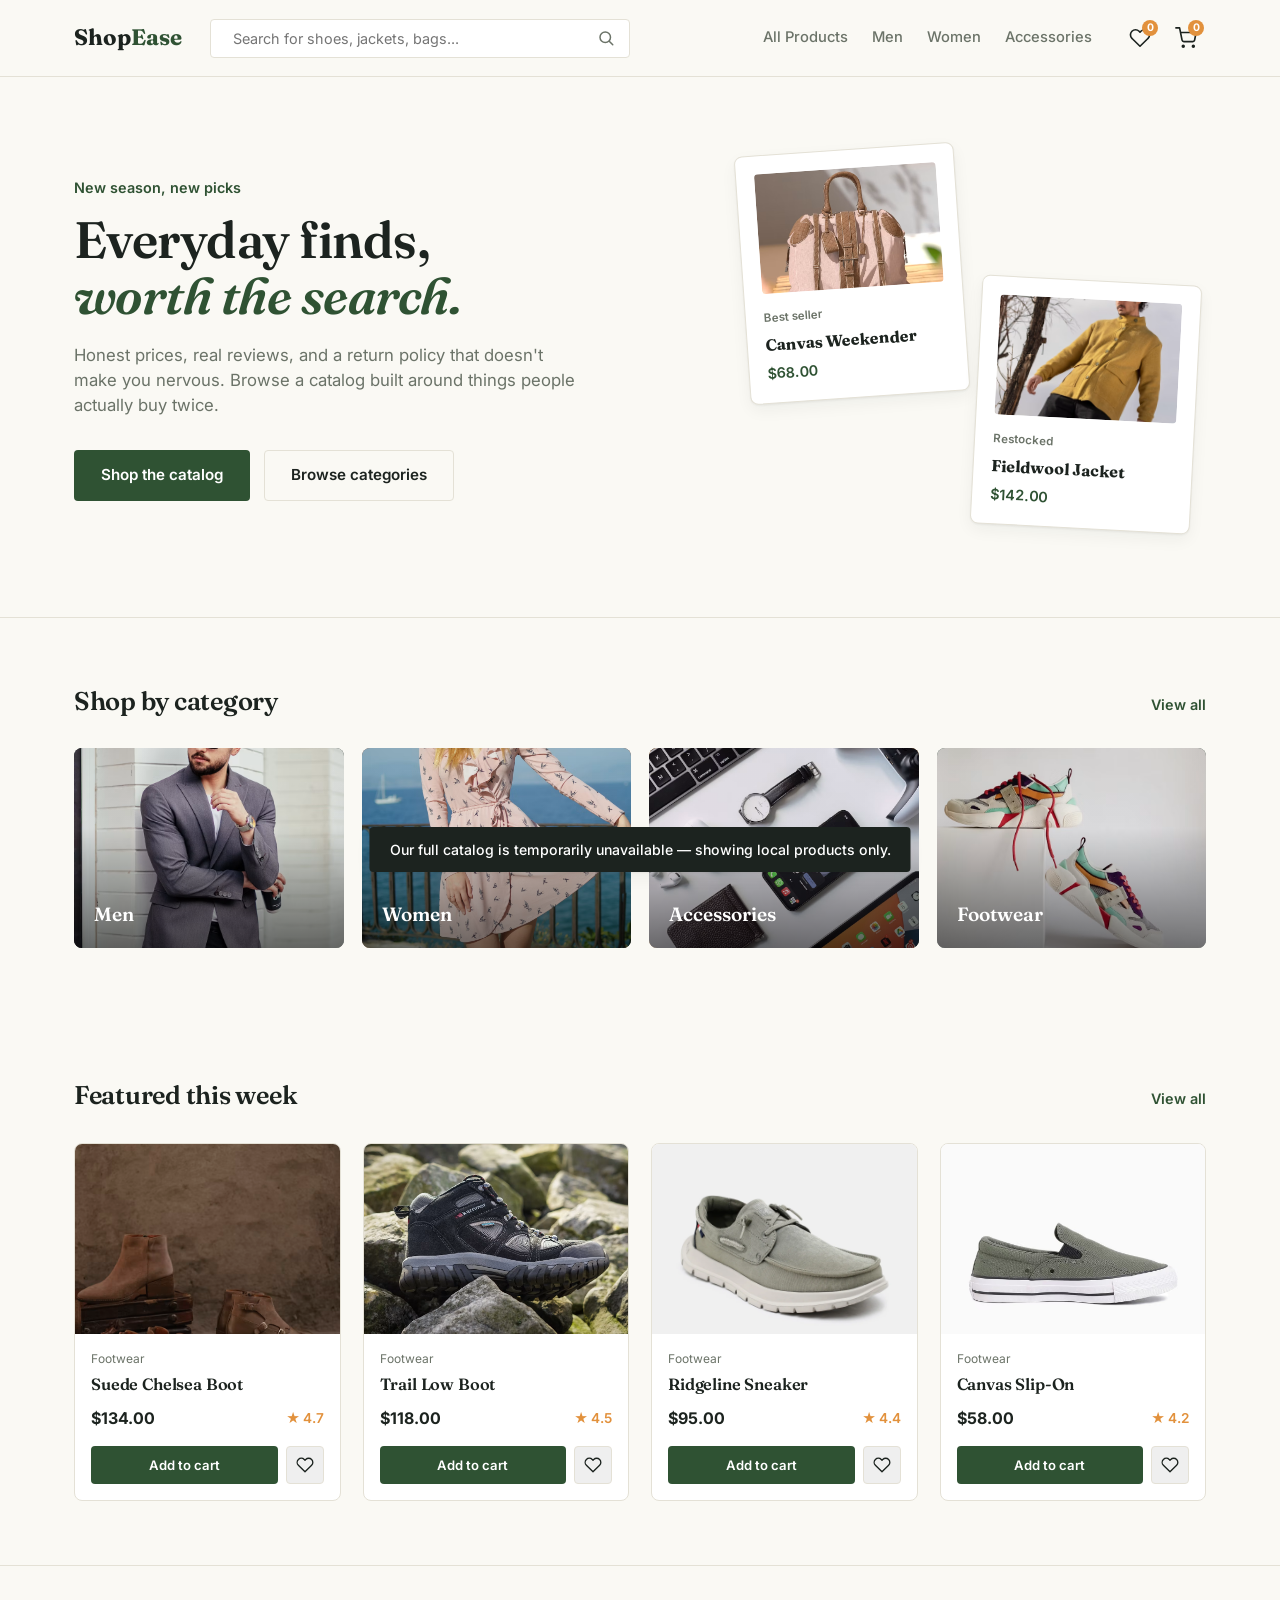
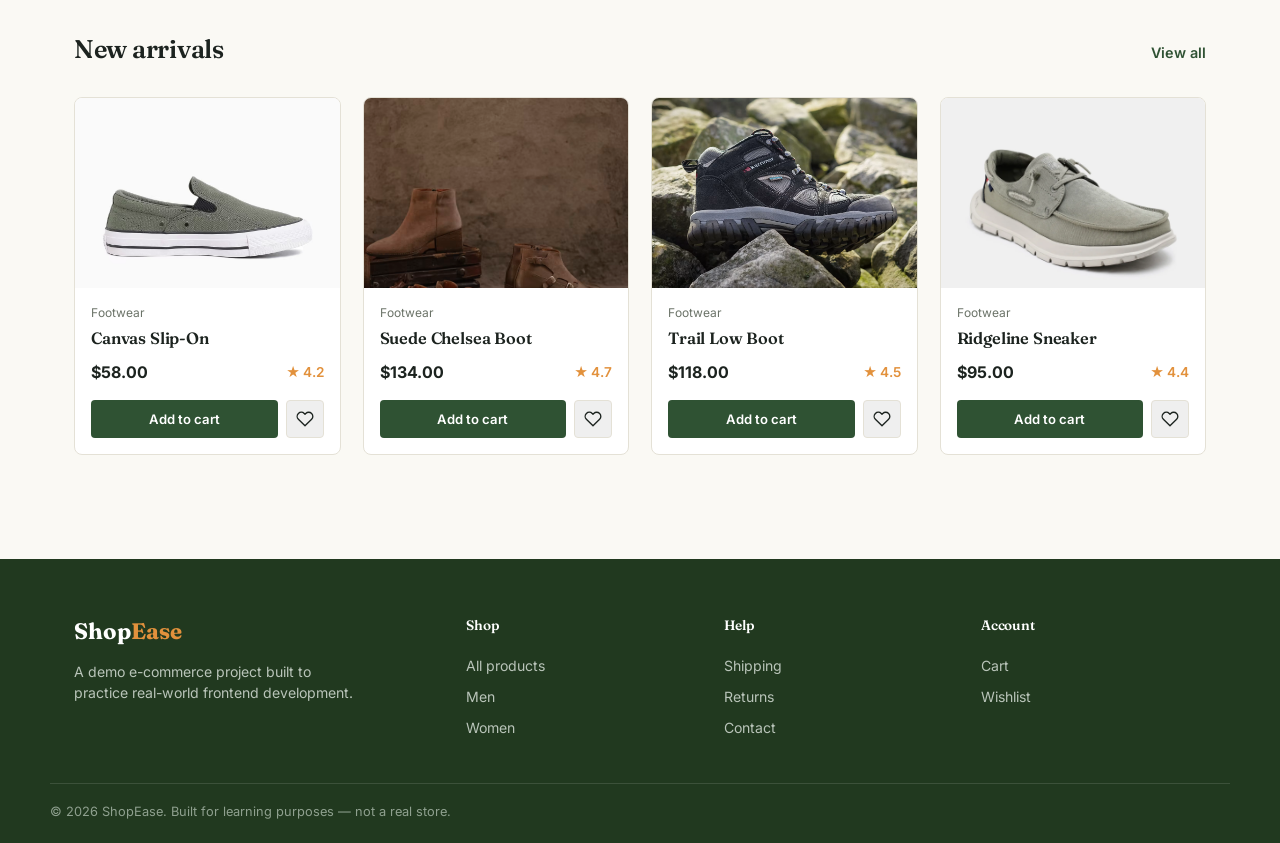
<file: index.html>
<!DOCTYPE html>
<html lang="en">
<head>
  <meta charset="UTF-8" />
  <meta name="viewport" content="width=device-width, initial-scale=1.0" />
  <title>ShopEase — Shop smarter, live easier</title>
  <meta name="description" content="ShopEase is a modern shopping destination for everyday essentials, curated collections, and honest prices." />

  <!-- Google Fonts -->
  <link rel="preconnect" href="https://fonts.googleapis.com">
  <link rel="preconnect" href="https://fonts.gstatic.com" crossorigin>
  <link href="https://fonts.googleapis.com/css2?family=Fraunces:opsz,wght@9..144,400;9..144,500;9..144,600;9..144,700&family=Inter:wght@400;500;600;700&display=swap" rel="stylesheet">

  <link rel="stylesheet" href="css/style.css" />
</head>
<body>

  <!-- ===================== HEADER ===================== -->
  <header class="site-header" id="siteHeader">
    <div class="header-inner container">

      <a href="index.html" class="logo">Shop<span>Ease</span></a>

      <form class="search-bar" id="siteSearchForm" role="search" aria-label="Search products">
        <label for="searchInput" class="visually-hidden">Search products</label>
        <input type="text" id="searchInput" name="search" placeholder="Search for shoes, jackets, bags..." autocomplete="off" />
        <button type="submit" aria-label="Search">
          <svg width="18" height="18" viewBox="0 0 24 24" fill="none" stroke="currentColor" stroke-width="2" stroke-linecap="round"><circle cx="11" cy="11" r="7"/><line x1="21" y1="21" x2="16.65" y2="16.65"/></svg>
        </button>
      </form>

      <nav class="main-nav" id="mainNav">
        <a href="products.html">All Products</a>
        <a href="products.html?category=men">Men</a>
        <a href="products.html?category=women">Women</a>
        <a href="products.html?category=accessories">Accessories</a>
      </nav>

      <div class="header-actions">
        <a href="wishlist.html" class="icon-btn" aria-label="Wishlist">
          <svg width="22" height="22" viewBox="0 0 24 24" fill="none" stroke="currentColor" stroke-width="1.8" stroke-linecap="round" stroke-linejoin="round"><path d="M20.8 4.6a5.5 5.5 0 0 0-7.8 0L12 5.6l-1-1a5.5 5.5 0 0 0-7.8 7.8l1 1L12 21l7.8-7.6 1-1a5.5 5.5 0 0 0 0-7.8z"/></svg>
          <span class="badge" id="wishlistCount">0</span>
        </a>
        <a href="cart.html" class="icon-btn" aria-label="Cart">
          <svg width="22" height="22" viewBox="0 0 24 24" fill="none" stroke="currentColor" stroke-width="1.8" stroke-linecap="round" stroke-linejoin="round"><circle cx="9" cy="21" r="1"/><circle cx="20" cy="21" r="1"/><path d="M1 1h4l2.7 13.4a2 2 0 0 0 2 1.6h9.7a2 2 0 0 0 2-1.6L23 6H6"/></svg>
          <span class="badge" id="cartCount">0</span>
        </a>
        <button class="menu-toggle" id="menuToggle" aria-label="Open menu" aria-expanded="false" aria-controls="mainNav">
          <span></span><span></span><span></span>
        </button>
      </div>

    </div>
  </header>

  <main>

    <!-- ===================== HERO ===================== -->
    <section class="hero">
      <div class="container hero-inner">
        <div class="hero-copy">
          <p class="eyebrow">New season, new picks</p>
          <h1>Everyday finds, <em>worth the search.</em></h1>
          <p class="hero-sub">Honest prices, real reviews, and a return policy that doesn't make you nervous. Browse a catalog built around things people actually buy twice.</p>
          <div class="hero-cta">
            <a href="products.html" class="btn btn-primary">Shop the catalog</a>
            <a href="#categories" class="btn btn-ghost">Browse categories</a>
          </div>
        </div>
        <div class="hero-visual" aria-hidden="true">
          <div class="hero-card hero-card-1">
            <img class="hero-card-img" src="assets/images/canvas-weekender.jpg" alt="Canvas Weekender bag" onerror="this.onerror=null; this.src='https://placehold.co/220x120/2F5233/ffffff?text=ShopEase';" />
            <span class="hero-card-label">Best seller</span>
            <strong>Canvas Weekender</strong>
            <span class="hero-card-price">$68.00</span>
          </div>
          <div class="hero-card hero-card-2">
            <img class="hero-card-img" src="assets/images/fieldwool-jacket.jpg" alt="Fieldwool Jacket" onerror="this.onerror=null; this.src='https://placehold.co/220x120/E2913C/ffffff?text=ShopEase';" />
            <span class="hero-card-label">Restocked</span>
            <strong>Fieldwool Jacket</strong>
            <span class="hero-card-price">$142.00</span>
          </div>
        </div>
      </div>
    </section>

    <!-- ===================== CATEGORIES ===================== -->
    <section class="categories" id="categories">
      <div class="container">
        <div class="section-head">
          <h2>Shop by category</h2>
          <a href="products.html" class="link-arrow">View all</a>
        </div>
        <div class="category-grid">
          <a href="products.html?category=men" class="category-card cat-men">
            <img class="category-card-img" src="assets/images/men-category.jpg" alt="Men's fashion" onerror="this.style.display='none';" />
            <span>Men</span>
          </a>
          <a href="products.html?category=women" class="category-card cat-women">
            <img class="category-card-img" src="assets/images/women-category.jpg" alt="Women's fashion" onerror="this.style.display='none';" />
            <span>Women</span>
          </a>
          <a href="products.html?category=accessories" class="category-card cat-accessories">
            <img class="category-card-img" src="assets/images/accessories-category.jpg" alt="Fashion accessories" onerror="this.style.display='none';" />
            <span>Accessories</span>
          </a>
          <a href="products.html?category=footwear" class="category-card cat-footwear">
            <img class="category-card-img" src="assets/images/footwear-category.jpg" alt="Footwear" onerror="this.style.display='none';" />
            <span>Footwear</span>
          </a>
        </div>
      </div>
    </section>

    <!-- ===================== FEATURED PRODUCTS ===================== -->
    <section class="featured">
      <div class="container">
        <div class="section-head">
          <h2>Featured this week</h2>
          <a href="products.html" class="link-arrow">View all</a>
        </div>
        <div class="product-grid" id="featuredGrid">
          <p class="state-message">Loading featured products…</p>
        </div>
      </div>
    </section>

    <!-- ===================== NEW ARRIVALS ===================== -->
    <section class="arrivals">
      <div class="container">
        <div class="section-head">
          <h2>New arrivals</h2>
          <a href="products.html" class="link-arrow">View all</a>
        </div>
        <div class="product-grid" id="arrivalsGrid">
          <p class="state-message">Loading new arrivals…</p>
        </div>
      </div>
    </section>

  </main>

  <!-- ===================== FOOTER ===================== -->
  <footer class="site-footer">
    <div class="container footer-inner">
      <div class="footer-brand">
        <a href="index.html" class="logo">Shop<span>Ease</span></a>
        <p>A demo e-commerce project built to practice real-world frontend development.</p>
      </div>
      <div class="footer-col">
        <h4>Shop</h4>
        <a href="products.html">All products</a>
        <a href="products.html?category=men">Men</a>
        <a href="products.html?category=women">Women</a>
      </div>
      <div class="footer-col">
        <h4>Help</h4>
        <a href="#">Shipping</a>
        <a href="#">Returns</a>
        <a href="#">Contact</a>
      </div>
      <div class="footer-col">
        <h4>Account</h4>
        <a href="cart.html">Cart</a>
        <a href="wishlist.html">Wishlist</a>
      </div>
    </div>
    <div class="footer-bottom container">
      <p>&copy; 2026 ShopEase. Built for learning purposes — not a real store.</p>
    </div>
  </footer>

  <script src="js/app.js"></script>
  <script src="js/cart-utils.js"></script>
  <script src="js/wishlist-utils.js"></script>
</body>
</html>
</file>
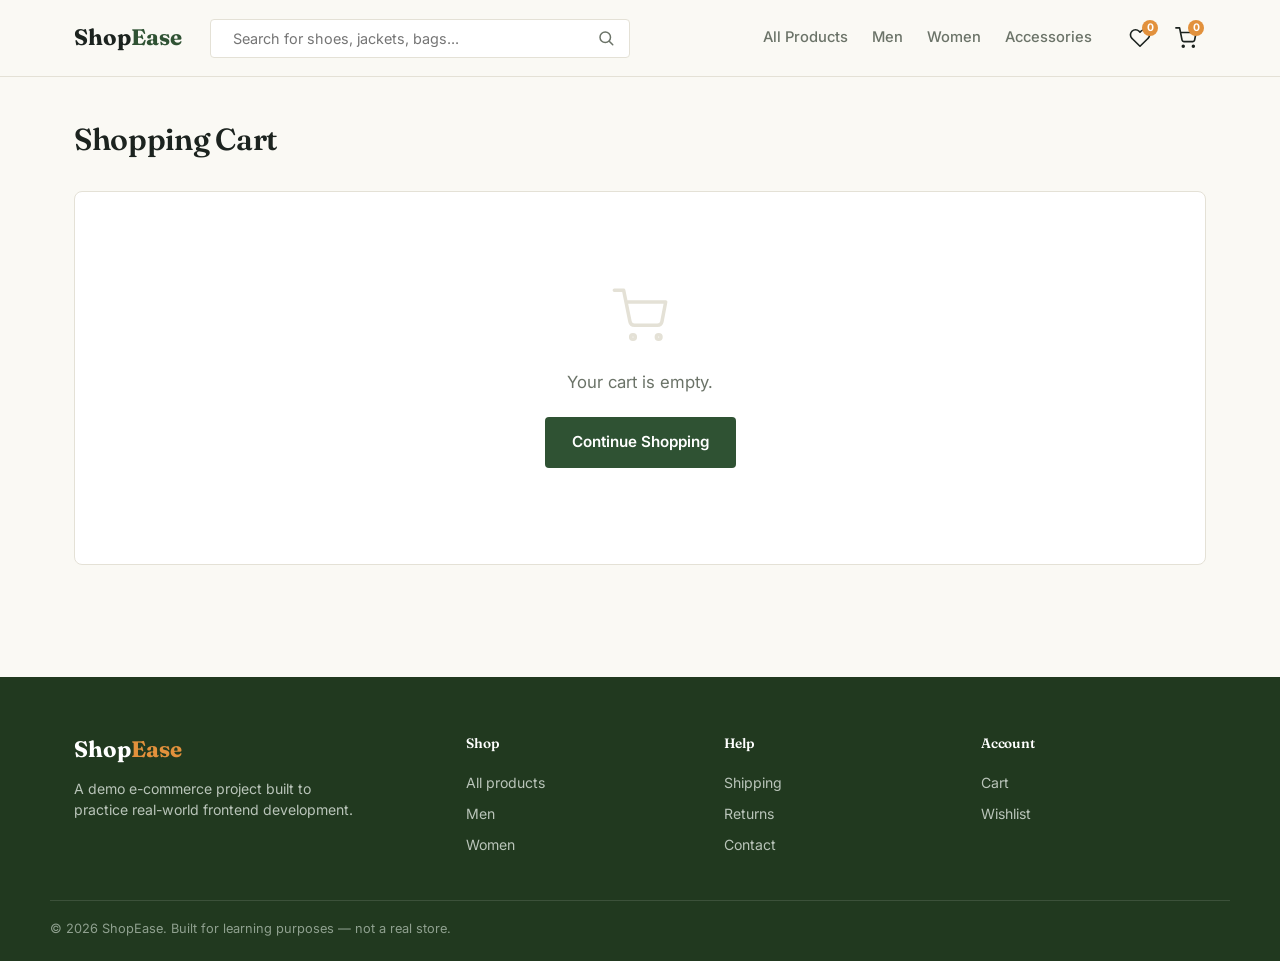
<file: cart.html>
<!DOCTYPE html>
<html lang="en">
<head>
  <meta charset="UTF-8" />
  <meta name="viewport" content="width=device-width, initial-scale=1.0" />
  <title>Your Cart — ShopEase</title>
  <meta name="description" content="Review the items in your ShopEase cart, adjust quantities, and see your order summary." />

  <link rel="preconnect" href="https://fonts.googleapis.com">
  <link rel="preconnect" href="https://fonts.gstatic.com" crossorigin>
  <link href="https://fonts.googleapis.com/css2?family=Fraunces:opsz,wght@9..144,400;9..144,500;9..144,600;9..144,700&family=Inter:wght@400;500;600;700&display=swap" rel="stylesheet">

  <link rel="stylesheet" href="css/style.css" />
  <link rel="stylesheet" href="css/cart.css" />
</head>
<body>

  <!-- ===================== HEADER ===================== -->
  <header class="site-header" id="siteHeader">
    <div class="header-inner container">

      <a href="index.html" class="logo">Shop<span>Ease</span></a>

      <form class="search-bar" id="siteSearchForm" role="search" aria-label="Search products">
        <label for="searchInput" class="visually-hidden">Search products</label>
        <input type="text" id="searchInput" name="search" placeholder="Search for shoes, jackets, bags..." autocomplete="off" />
        <button type="submit" aria-label="Search">
          <svg width="18" height="18" viewBox="0 0 24 24" fill="none" stroke="currentColor" stroke-width="2" stroke-linecap="round"><circle cx="11" cy="11" r="7"/><line x1="21" y1="21" x2="16.65" y2="16.65"/></svg>
        </button>
      </form>

      <nav class="main-nav" id="mainNav">
        <a href="products.html">All Products</a>
        <a href="products.html?category=men">Men</a>
        <a href="products.html?category=women">Women</a>
        <a href="products.html?category=accessories">Accessories</a>
      </nav>

      <div class="header-actions">
        <a href="wishlist.html" class="icon-btn" aria-label="Wishlist">
          <svg width="22" height="22" viewBox="0 0 24 24" fill="none" stroke="currentColor" stroke-width="1.8" stroke-linecap="round" stroke-linejoin="round"><path d="M20.8 4.6a5.5 5.5 0 0 0-7.8 0L12 5.6l-1-1a5.5 5.5 0 0 0-7.8 7.8l1 1L12 21l7.8-7.6 1-1a5.5 5.5 0 0 0 0-7.8z"/></svg>
          <span class="badge" id="wishlistCount">0</span>
        </a>
        <a href="cart.html" class="icon-btn" aria-label="Cart">
          <svg width="22" height="22" viewBox="0 0 24 24" fill="none" stroke="currentColor" stroke-width="1.8" stroke-linecap="round" stroke-linejoin="round"><circle cx="9" cy="21" r="1"/><circle cx="20" cy="21" r="1"/><path d="M1 1h4l2.7 13.4a2 2 0 0 0 2 1.6h9.7a2 2 0 0 0 2-1.6L23 6H6"/></svg>
          <span class="badge" id="cartCount">0</span>
        </a>
        <button class="menu-toggle" id="menuToggle" aria-label="Open menu" aria-expanded="false" aria-controls="mainNav">
          <span></span><span></span><span></span>
        </button>
      </div>

    </div>
  </header>

  <main class="cart-page">
    <div class="container">

      <div class="cart-heading">
        <h1>Shopping Cart</h1>
        <p class="cart-item-count" id="cartItemCount"></p>
      </div>

      <div class="cart-body" id="cartBody">

        <div class="cart-items" id="cartItemsContainer">
          <!-- Filled in by cart.js: either cart item rows, or the empty-cart state. -->
        </div>

        <aside class="cart-summary" id="cartSummary">
          <h2>Order Summary</h2>

          <div class="summary-row">
            <span>Subtotal</span>
            <span id="summarySubtotal">$0.00</span>
          </div>
          <div class="summary-row">
            <span>Shipping</span>
            <span id="summaryShipping">$0.00</span>
          </div>
          <div class="summary-row summary-total">
            <span>Estimated Total</span>
            <span id="summaryTotal">$0.00</span>
          </div>

          <p class="summary-note">Demo calculation — no real payment is processed.</p>

          <button type="button" id="checkoutBtn" class="btn btn-primary">Proceed to Checkout</button>
          <a href="products.html" class="btn btn-ghost">Continue Shopping</a>
          <button type="button" id="clearCartBtn" class="btn-text-danger">Clear Cart</button>
        </aside>

      </div>
    </div>
  </main>

  <!-- ===================== FOOTER ===================== -->
  <footer class="site-footer">
    <div class="container footer-inner">
      <div class="footer-brand">
        <a href="index.html" class="logo">Shop<span>Ease</span></a>
        <p>A demo e-commerce project built to practice real-world frontend development.</p>
      </div>
      <div class="footer-col">
        <h4>Shop</h4>
        <a href="products.html">All products</a>
        <a href="products.html?category=men">Men</a>
        <a href="products.html?category=women">Women</a>
      </div>
      <div class="footer-col">
        <h4>Help</h4>
        <a href="#">Shipping</a>
        <a href="#">Returns</a>
        <a href="#">Contact</a>
      </div>
      <div class="footer-col">
        <h4>Account</h4>
        <a href="cart.html">Cart</a>
        <a href="wishlist.html">Wishlist</a>
      </div>
    </div>
    <div class="footer-bottom container">
      <p>&copy; 2026 ShopEase. Built for learning purposes — not a real store.</p>
    </div>
  </footer>

  <script src="js/app.js"></script>
  <script src="js/cart-utils.js"></script>
  <script src="js/cart.js"></script>
</body>
</html>
</file>
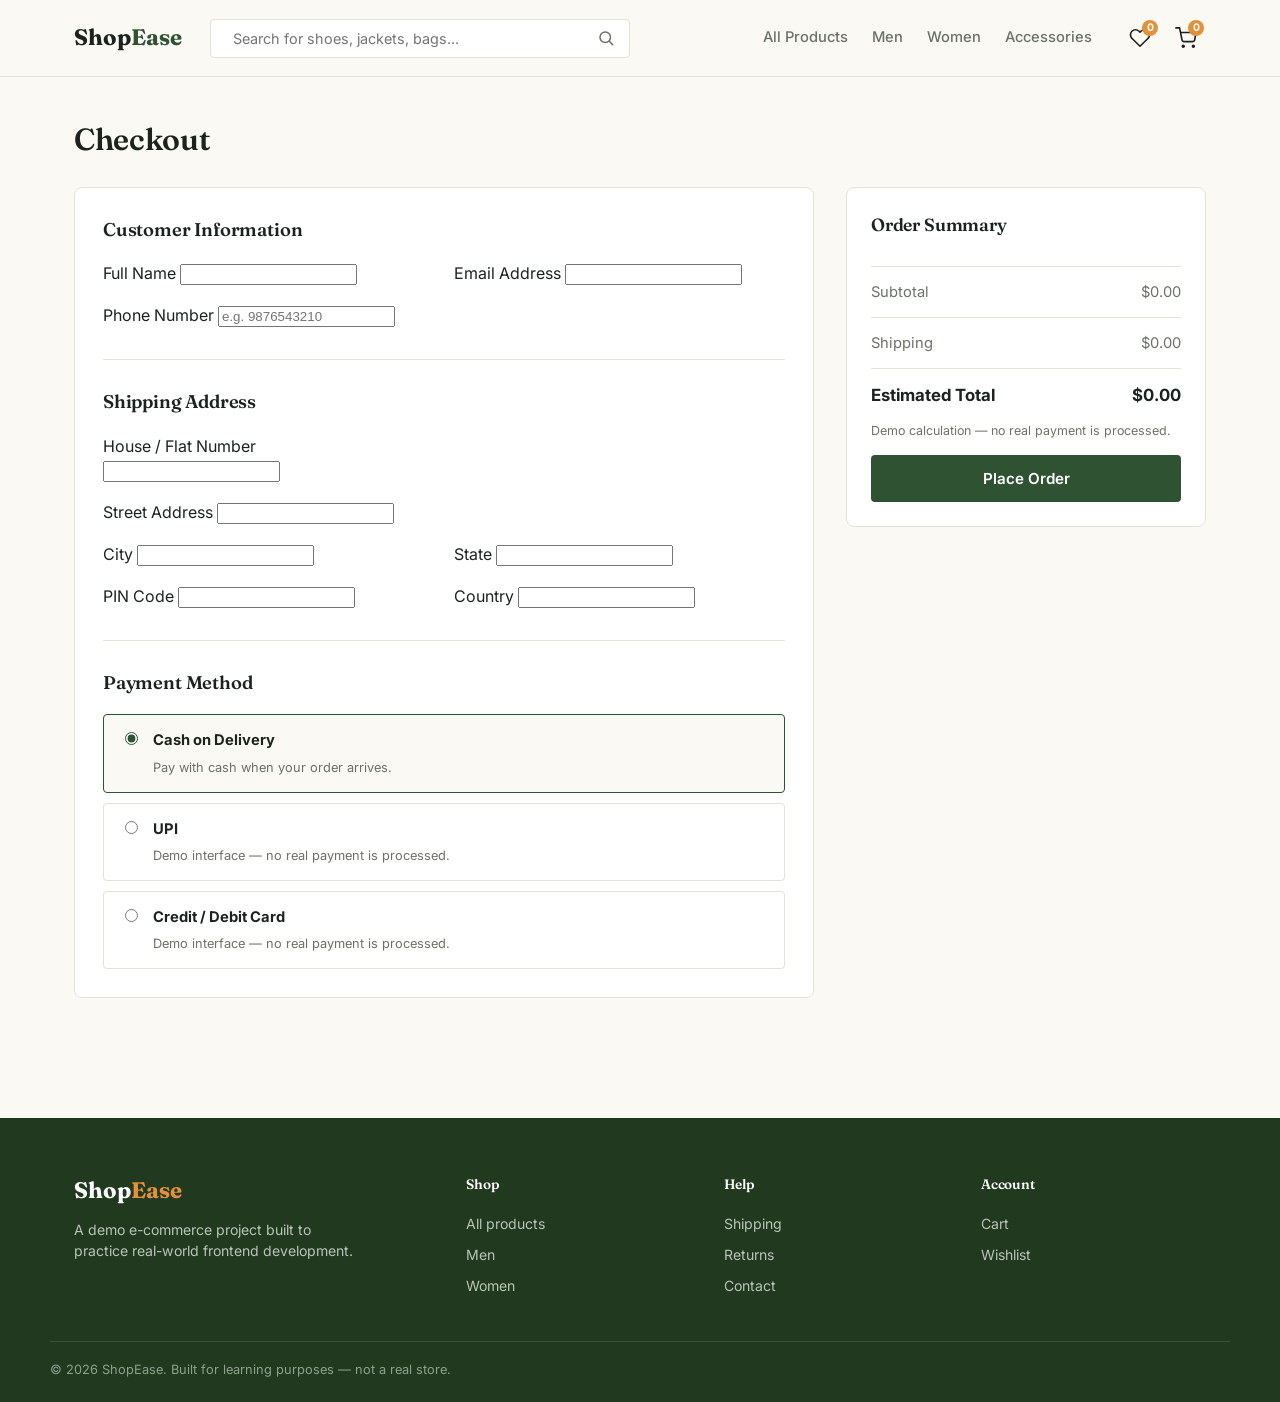
<file: checkout.html>
<!DOCTYPE html>
<html lang="en">
<head>
  <meta charset="UTF-8" />
  <meta name="viewport" content="width=device-width, initial-scale=1.0" />
  <title>Checkout — ShopEase</title>
  <meta name="description" content="Complete your ShopEase order — demo checkout, no real payment is processed." />

  <link rel="preconnect" href="https://fonts.googleapis.com">
  <link rel="preconnect" href="https://fonts.gstatic.com" crossorigin>
  <link href="https://fonts.googleapis.com/css2?family=Fraunces:opsz,wght@9..144,400;9..144,500;9..144,600;9..144,700&family=Inter:wght@400;500;600;700&display=swap" rel="stylesheet">

  <link rel="stylesheet" href="css/style.css" />
  <link rel="stylesheet" href="css/checkout.css" />
</head>
<body>

  <!-- ===================== HEADER ===================== -->
  <header class="site-header" id="siteHeader">
    <div class="header-inner container">

      <a href="index.html" class="logo">Shop<span>Ease</span></a>

      <form class="search-bar" id="siteSearchForm" role="search" aria-label="Search products">
        <label for="searchInput" class="visually-hidden">Search products</label>
        <input type="text" id="searchInput" name="search" placeholder="Search for shoes, jackets, bags..." autocomplete="off" />
        <button type="submit" aria-label="Search">
          <svg width="18" height="18" viewBox="0 0 24 24" fill="none" stroke="currentColor" stroke-width="2" stroke-linecap="round"><circle cx="11" cy="11" r="7"/><line x1="21" y1="21" x2="16.65" y2="16.65"/></svg>
        </button>
      </form>

      <nav class="main-nav" id="mainNav">
        <a href="products.html">All Products</a>
        <a href="products.html?category=men">Men</a>
        <a href="products.html?category=women">Women</a>
        <a href="products.html?category=accessories">Accessories</a>
      </nav>

      <div class="header-actions">
        <a href="wishlist.html" class="icon-btn" aria-label="Wishlist">
          <svg width="22" height="22" viewBox="0 0 24 24" fill="none" stroke="currentColor" stroke-width="1.8" stroke-linecap="round" stroke-linejoin="round"><path d="M20.8 4.6a5.5 5.5 0 0 0-7.8 0L12 5.6l-1-1a5.5 5.5 0 0 0-7.8 7.8l1 1L12 21l7.8-7.6 1-1a5.5 5.5 0 0 0 0-7.8z"/></svg>
          <span class="badge" id="wishlistCount">0</span>
        </a>
        <a href="cart.html" class="icon-btn" aria-label="Cart">
          <svg width="22" height="22" viewBox="0 0 24 24" fill="none" stroke="currentColor" stroke-width="1.8" stroke-linecap="round" stroke-linejoin="round"><circle cx="9" cy="21" r="1"/><circle cx="20" cy="21" r="1"/><path d="M1 1h4l2.7 13.4a2 2 0 0 0 2 1.6h9.7a2 2 0 0 0 2-1.6L23 6H6"/></svg>
          <span class="badge" id="cartCount">0</span>
        </a>
        <button class="menu-toggle" id="menuToggle" aria-label="Open menu" aria-expanded="false" aria-controls="mainNav">
          <span></span><span></span><span></span>
        </button>
      </div>

    </div>
  </header>

  <main class="checkout-page">
    <div class="container">

      <h1>Checkout</h1>

      <!-- Shown instead of the form when the cart is empty -->
      <div class="checkout-empty" id="checkoutEmptyState" hidden>
        <p>Your cart is empty, so there's nothing to check out.</p>
        <a href="products.html" class="btn btn-primary">Browse Products</a>
      </div>

      <div class="checkout-body" id="checkoutBody" hidden>

        <form class="checkout-form" id="checkoutForm" novalidate>

          <section class="form-section">
            <h2>Customer Information</h2>
            <div class="form-grid">
              <div class="form-field">
                <label for="fullName">Full Name</label>
                <input type="text" id="fullName" name="fullName" autocomplete="name" />
                <p class="field-error" id="fullNameError"></p>
              </div>
              <div class="form-field">
                <label for="email">Email Address</label>
                <input type="email" id="email" name="email" autocomplete="email" />
                <p class="field-error" id="emailError"></p>
              </div>
              <div class="form-field">
                <label for="phone">Phone Number</label>
                <input type="tel" id="phone" name="phone" autocomplete="tel" placeholder="e.g. 9876543210" />
                <p class="field-error" id="phoneError"></p>
              </div>
            </div>
          </section>

          <section class="form-section">
            <h2>Shipping Address</h2>
            <div class="form-grid">
              <div class="form-field">
                <label for="houseNumber">House / Flat Number</label>
                <input type="text" id="houseNumber" name="houseNumber" />
                <p class="field-error" id="houseNumberError"></p>
              </div>
              <div class="form-field form-field-wide">
                <label for="streetAddress">Street Address</label>
                <input type="text" id="streetAddress" name="streetAddress" />
                <p class="field-error" id="streetAddressError"></p>
              </div>
              <div class="form-field">
                <label for="city">City</label>
                <input type="text" id="city" name="city" />
                <p class="field-error" id="cityError"></p>
              </div>
              <div class="form-field">
                <label for="state">State</label>
                <input type="text" id="state" name="state" />
                <p class="field-error" id="stateError"></p>
              </div>
              <div class="form-field">
                <label for="pinCode">PIN Code</label>
                <input type="text" id="pinCode" name="pinCode" inputmode="numeric" />
                <p class="field-error" id="pinCodeError"></p>
              </div>
              <div class="form-field">
                <label for="country">Country</label>
                <input type="text" id="country" name="country" />
                <p class="field-error" id="countryError"></p>
              </div>
            </div>
          </section>

          <section class="form-section">
            <h2>Payment Method</h2>
            <div class="payment-options" id="paymentOptions">
              <label class="payment-option">
                <input type="radio" name="paymentMethod" value="cod" checked />
                <span class="payment-option-label">
                  <strong>Cash on Delivery</strong>
                  <small>Pay with cash when your order arrives.</small>
                </span>
              </label>
              <label class="payment-option">
                <input type="radio" name="paymentMethod" value="upi" />
                <span class="payment-option-label">
                  <strong>UPI</strong>
                  <small>Demo interface — no real payment is processed.</small>
                </span>
              </label>
              <label class="payment-option">
                <input type="radio" name="paymentMethod" value="card" />
                <span class="payment-option-label">
                  <strong>Credit / Debit Card</strong>
                  <small>Demo interface — no real payment is processed.</small>
                </span>
              </label>
            </div>
            <p class="field-error" id="paymentMethodError"></p>

            <div class="payment-demo" id="upiDemo" hidden>
              <label for="upiId">UPI ID</label>
              <input type="text" id="upiId" placeholder="yourname@bank" />
              <p class="payment-demo-note">Demo field only — nothing here is submitted or stored anywhere.</p>
            </div>

            <div class="payment-demo" id="cardDemo" hidden>
              <label for="cardName">Name on Card</label>
              <input type="text" id="cardName" placeholder="As shown on card" />
              <label for="cardNumber">Card Number</label>
              <input type="text" id="cardNumber" placeholder="•••• •••• •••• ••••" inputmode="numeric" maxlength="19" />
              <div class="card-demo-row">
                <div class="form-field">
                  <label for="cardExpiry">Expiry</label>
                  <input type="text" id="cardExpiry" placeholder="MM/YY" />
                </div>
                <div class="form-field">
                  <label for="cardCvv">CVV</label>
                  <input type="text" id="cardCvv" placeholder="•••" inputmode="numeric" maxlength="4" />
                </div>
              </div>
              <p class="payment-demo-note">Demo field only — this is not a real payment form. Nothing here is submitted or stored anywhere.</p>
            </div>
          </section>

        </form>

        <aside class="checkout-summary" id="checkoutSummary">
          <h2>Order Summary</h2>

          <div class="checkout-summary-items" id="checkoutSummaryItems"></div>

          <div class="summary-row">
            <span>Subtotal</span>
            <span id="checkoutSubtotal">$0.00</span>
          </div>
          <div class="summary-row">
            <span>Shipping</span>
            <span id="checkoutShipping">$0.00</span>
          </div>
          <div class="summary-row summary-total">
            <span>Estimated Total</span>
            <span id="checkoutTotal">$0.00</span>
          </div>

          <p class="summary-note">Demo calculation — no real payment is processed.</p>

          <button type="submit" form="checkoutForm" class="btn btn-primary" id="placeOrderBtn">Place Order</button>
        </aside>

      </div>
    </div>
  </main>

  <!-- ===================== FOOTER ===================== -->
  <footer class="site-footer">
    <div class="container footer-inner">
      <div class="footer-brand">
        <a href="index.html" class="logo">Shop<span>Ease</span></a>
        <p>A demo e-commerce project built to practice real-world frontend development.</p>
      </div>
      <div class="footer-col">
        <h4>Shop</h4>
        <a href="products.html">All products</a>
        <a href="products.html?category=men">Men</a>
        <a href="products.html?category=women">Women</a>
      </div>
      <div class="footer-col">
        <h4>Help</h4>
        <a href="#">Shipping</a>
        <a href="#">Returns</a>
        <a href="#">Contact</a>
      </div>
      <div class="footer-col">
        <h4>Account</h4>
        <a href="cart.html">Cart</a>
        <a href="wishlist.html">Wishlist</a>
      </div>
    </div>
    <div class="footer-bottom container">
      <p>&copy; 2026 ShopEase. Built for learning purposes — not a real store.</p>
    </div>
  </footer>

  <script src="js/app.js"></script>
  <script src="js/cart-utils.js"></script>
  <script src="js/wishlist-utils.js"></script>
  <script src="js/checkout.js"></script>
</body>
</html>
</file>
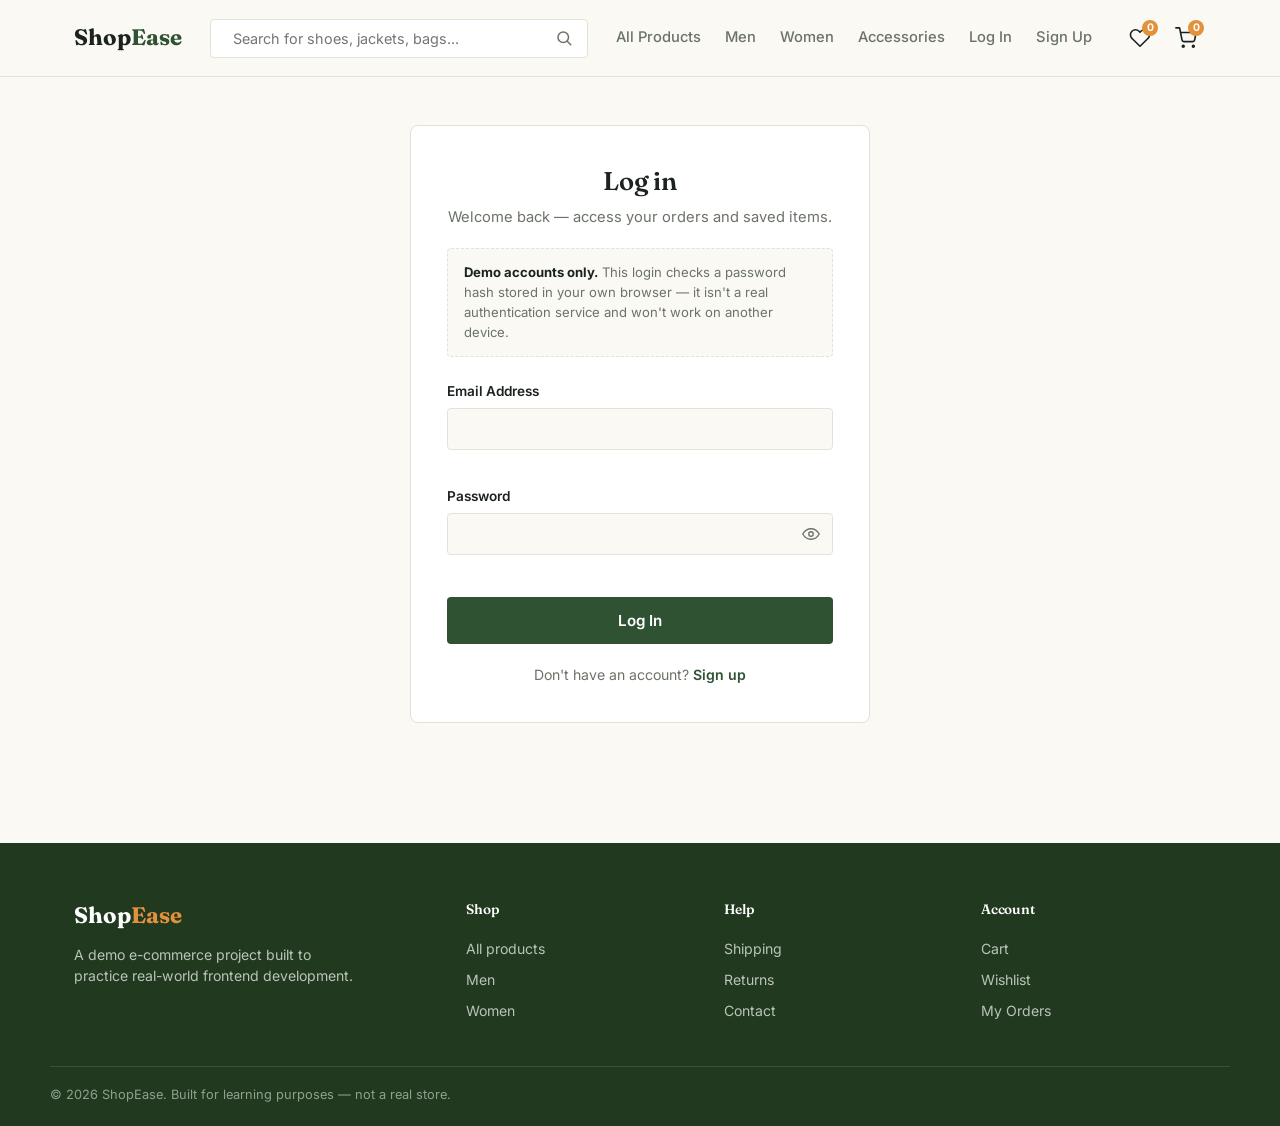
<file: login.html>
<!DOCTYPE html>
<html lang="en">
<head>
  <meta charset="UTF-8" />
  <meta name="viewport" content="width=device-width, initial-scale=1.0" />
  <title>Log In — ShopEase</title>
  <meta name="description" content="Log in to your demo ShopEase account. Frontend-only demo — no real backend." />

  <link rel="preconnect" href="https://fonts.googleapis.com">
  <link rel="preconnect" href="https://fonts.gstatic.com" crossorigin>
  <link href="https://fonts.googleapis.com/css2?family=Fraunces:opsz,wght@9..144,400;9..144,500;9..144,600;9..144,700&family=Inter:wght@400;500;600;700&display=swap" rel="stylesheet">

  <link rel="stylesheet" href="css/style.css" />
  <link rel="stylesheet" href="css/forms.css" />
  <link rel="stylesheet" href="css/login.css" />
</head>
<body>

  <!-- ===================== HEADER ===================== -->
  <header class="site-header" id="siteHeader">
    <div class="header-inner container">

      <a href="index.html" class="logo">Shop<span>Ease</span></a>

      <form class="search-bar" id="siteSearchForm" role="search" aria-label="Search products">
        <label for="searchInput" class="visually-hidden">Search products</label>
        <input type="text" id="searchInput" name="search" placeholder="Search for shoes, jackets, bags..." autocomplete="off" />
        <button type="submit" aria-label="Search">
          <svg width="18" height="18" viewBox="0 0 24 24" fill="none" stroke="currentColor" stroke-width="2" stroke-linecap="round"><circle cx="11" cy="11" r="7"/><line x1="21" y1="21" x2="16.65" y2="16.65"/></svg>
        </button>
      </form>

      <nav class="main-nav" id="mainNav">
        <a href="products.html">All Products</a>
        <a href="products.html?category=men">Men</a>
        <a href="products.html?category=women">Women</a>
        <a href="products.html?category=accessories">Accessories</a>
        <span class="auth-nav-section" id="authNavSection"></span>
      </nav>

      <div class="header-actions">
        <a href="wishlist.html" class="icon-btn" aria-label="Wishlist">
          <svg width="22" height="22" viewBox="0 0 24 24" fill="none" stroke="currentColor" stroke-width="1.8" stroke-linecap="round" stroke-linejoin="round"><path d="M20.8 4.6a5.5 5.5 0 0 0-7.8 0L12 5.6l-1-1a5.5 5.5 0 0 0-7.8 7.8l1 1L12 21l7.8-7.6 1-1a5.5 5.5 0 0 0 0-7.8z"/></svg>
          <span class="badge" id="wishlistCount">0</span>
        </a>
        <a href="cart.html" class="icon-btn" aria-label="Cart">
          <svg width="22" height="22" viewBox="0 0 24 24" fill="none" stroke="currentColor" stroke-width="1.8" stroke-linecap="round" stroke-linejoin="round"><circle cx="9" cy="21" r="1"/><circle cx="20" cy="21" r="1"/><path d="M1 1h4l2.7 13.4a2 2 0 0 0 2 1.6h9.7a2 2 0 0 0 2-1.6L23 6H6"/></svg>
          <span class="badge" id="cartCount">0</span>
        </a>
        <button class="menu-toggle" id="menuToggle" aria-label="Open menu" aria-expanded="false" aria-controls="mainNav">
          <span></span><span></span><span></span>
        </button>
      </div>

    </div>
  </header>

  <main class="auth-page">
    <div class="container">
      <div class="auth-card">

        <h1>Log in</h1>
        <p class="auth-sub">Welcome back — access your orders and saved items.</p>

        <div class="demo-auth-notice">
          <strong>Demo accounts only.</strong> This login checks a password hash stored in your own browser — it isn't a real authentication service and won't work on another device.
        </div>

        <form id="loginForm" novalidate>
          <div class="form-field">
            <label for="email">Email Address</label>
            <input type="email" id="email" name="email" autocomplete="email" />
            <p class="field-error" id="emailError"></p>
          </div>

          <div class="form-field">
            <label for="password">Password</label>
            <div class="password-field">
              <input type="password" id="password" name="password" autocomplete="current-password" />
              <button type="button" class="password-toggle" data-target="password" aria-label="Show password">
                <svg width="18" height="18" viewBox="0 0 24 24" fill="none" stroke="currentColor" stroke-width="1.8" stroke-linecap="round" stroke-linejoin="round"><path d="M1 12s4-7 11-7 11 7 11 7-4 7-11 7-11-7-11-7z"/><circle cx="12" cy="12" r="3"/></svg>
              </button>
            </div>
            <p class="field-error" id="passwordError"></p>
          </div>

          <p class="form-level-error" id="loginFormError"></p>

          <button type="submit" class="btn btn-primary auth-submit" id="loginSubmitBtn">Log In</button>
        </form>

        <p class="auth-switch">Don't have an account? <a href="signup.html">Sign up</a></p>

      </div>
    </div>
  </main>

  <!-- ===================== FOOTER ===================== -->
  <footer class="site-footer">
    <div class="container footer-inner">
      <div class="footer-brand">
        <a href="index.html" class="logo">Shop<span>Ease</span></a>
        <p>A demo e-commerce project built to practice real-world frontend development.</p>
      </div>
      <div class="footer-col">
        <h4>Shop</h4>
        <a href="products.html">All products</a>
        <a href="products.html?category=men">Men</a>
        <a href="products.html?category=women">Women</a>
      </div>
      <div class="footer-col">
        <h4>Help</h4>
        <a href="#">Shipping</a>
        <a href="#">Returns</a>
        <a href="#">Contact</a>
      </div>
      <div class="footer-col">
        <h4>Account</h4>
        <a href="cart.html">Cart</a>
        <a href="wishlist.html">Wishlist</a>
        <a href="orders.html">My Orders</a>
      </div>
    </div>
    <div class="footer-bottom container">
      <p>&copy; 2026 ShopEase. Built for learning purposes — not a real store.</p>
    </div>
  </footer>

  <script src="js/app.js"></script>
  <script src="js/cart-utils.js"></script>
  <script src="js/wishlist-utils.js"></script>
  <script src="js/auth-utils.js"></script>
  <script src="js/login.js"></script>
</body>
</html>
</file>
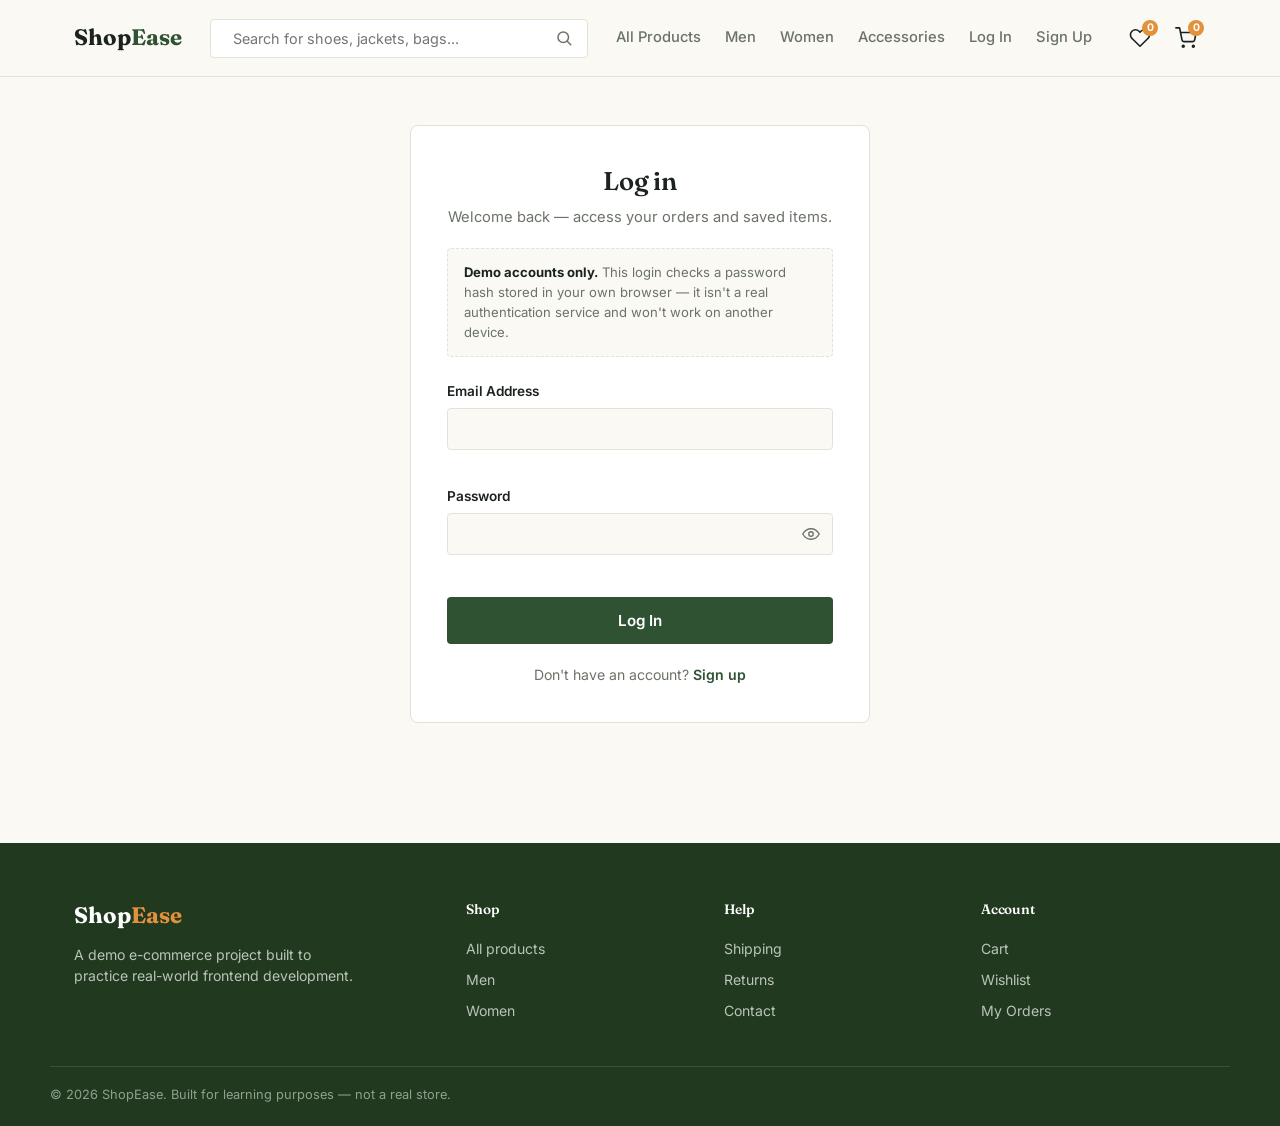
<file: order-details.html>
<!DOCTYPE html>
<html lang="en">
<head>
  <meta charset="UTF-8" />
  <meta name="viewport" content="width=device-width, initial-scale=1.0" />
  <title>Order Details — ShopEase</title>
  <meta name="description" content="Track your ShopEase order status and view full order details." />

  <link rel="preconnect" href="https://fonts.googleapis.com">
  <link rel="preconnect" href="https://fonts.gstatic.com" crossorigin>
  <link href="https://fonts.googleapis.com/css2?family=Fraunces:opsz,wght@9..144,400;9..144,500;9..144,600;9..144,700&family=Inter:wght@400;500;600;700&display=swap" rel="stylesheet">

  <link rel="stylesheet" href="css/style.css" />
  <link rel="stylesheet" href="css/order-details.css" />
</head>
<body>

  <!-- ===================== HEADER ===================== -->
  <header class="site-header" id="siteHeader">
    <div class="header-inner container">

      <a href="index.html" class="logo">Shop<span>Ease</span></a>

      <form class="search-bar" id="siteSearchForm" role="search" aria-label="Search products">
        <label for="searchInput" class="visually-hidden">Search products</label>
        <input type="text" id="searchInput" name="search" placeholder="Search for shoes, jackets, bags..." autocomplete="off" />
        <button type="submit" aria-label="Search">
          <svg width="18" height="18" viewBox="0 0 24 24" fill="none" stroke="currentColor" stroke-width="2" stroke-linecap="round"><circle cx="11" cy="11" r="7"/><line x1="21" y1="21" x2="16.65" y2="16.65"/></svg>
        </button>
      </form>

      <nav class="main-nav" id="mainNav">
        <a href="products.html">All Products</a>
        <a href="products.html?category=men">Men</a>
        <a href="products.html?category=women">Women</a>
        <a href="products.html?category=accessories">Accessories</a>
        <span class="auth-nav-section" id="authNavSection"></span>
      </nav>

      <div class="header-actions">
        <a href="wishlist.html" class="icon-btn" aria-label="Wishlist">
          <svg width="22" height="22" viewBox="0 0 24 24" fill="none" stroke="currentColor" stroke-width="1.8" stroke-linecap="round" stroke-linejoin="round"><path d="M20.8 4.6a5.5 5.5 0 0 0-7.8 0L12 5.6l-1-1a5.5 5.5 0 0 0-7.8 7.8l1 1L12 21l7.8-7.6 1-1a5.5 5.5 0 0 0 0-7.8z"/></svg>
          <span class="badge" id="wishlistCount">0</span>
        </a>
        <a href="cart.html" class="icon-btn" aria-label="Cart">
          <svg width="22" height="22" viewBox="0 0 24 24" fill="none" stroke="currentColor" stroke-width="1.8" stroke-linecap="round" stroke-linejoin="round"><circle cx="9" cy="21" r="1"/><circle cx="20" cy="21" r="1"/><path d="M1 1h4l2.7 13.4a2 2 0 0 0 2 1.6h9.7a2 2 0 0 0 2-1.6L23 6H6"/></svg>
          <span class="badge" id="cartCount">0</span>
        </a>
        <button class="menu-toggle" id="menuToggle" aria-label="Open menu" aria-expanded="false" aria-controls="mainNav">
          <span></span><span></span><span></span>
        </button>
      </div>

    </div>
  </header>

  <main class="order-details-page">
    <div class="container">

      <a href="orders.html" class="back-link">
        <svg width="16" height="16" viewBox="0 0 24 24" fill="none" stroke="currentColor" stroke-width="2" stroke-linecap="round" stroke-linejoin="round"><line x1="19" y1="12" x2="5" y2="12"/><polyline points="12 19 5 12 12 5"/></svg>
        Back to Orders
      </a>

      <div id="orderDetailsContent">
        <p class="state-message">Loading order…</p>
      </div>

    </div>
  </main>

  <!-- ===================== FOOTER ===================== -->
  <footer class="site-footer">
    <div class="container footer-inner">
      <div class="footer-brand">
        <a href="index.html" class="logo">Shop<span>Ease</span></a>
        <p>A demo e-commerce project built to practice real-world frontend development.</p>
      </div>
      <div class="footer-col">
        <h4>Shop</h4>
        <a href="products.html">All products</a>
        <a href="products.html?category=men">Men</a>
        <a href="products.html?category=women">Women</a>
      </div>
      <div class="footer-col">
        <h4>Help</h4>
        <a href="#">Shipping</a>
        <a href="#">Returns</a>
        <a href="#">Contact</a>
      </div>
      <div class="footer-col">
        <h4>Account</h4>
        <a href="cart.html">Cart</a>
        <a href="wishlist.html">Wishlist</a>
        <a href="orders.html">My Orders</a>
      </div>
    </div>
    <div class="footer-bottom container">
      <p>&copy; 2026 ShopEase. Built for learning purposes — not a real store.</p>
    </div>
  </footer>

  <script src="js/app.js"></script>
  <script src="js/cart-utils.js"></script>
  <script src="js/wishlist-utils.js"></script>
  <script src="js/auth-utils.js"></script>
  <script src="js/orders-utils.js"></script>
  <script src="js/order-details.js"></script>
</body>
</html>
</file>
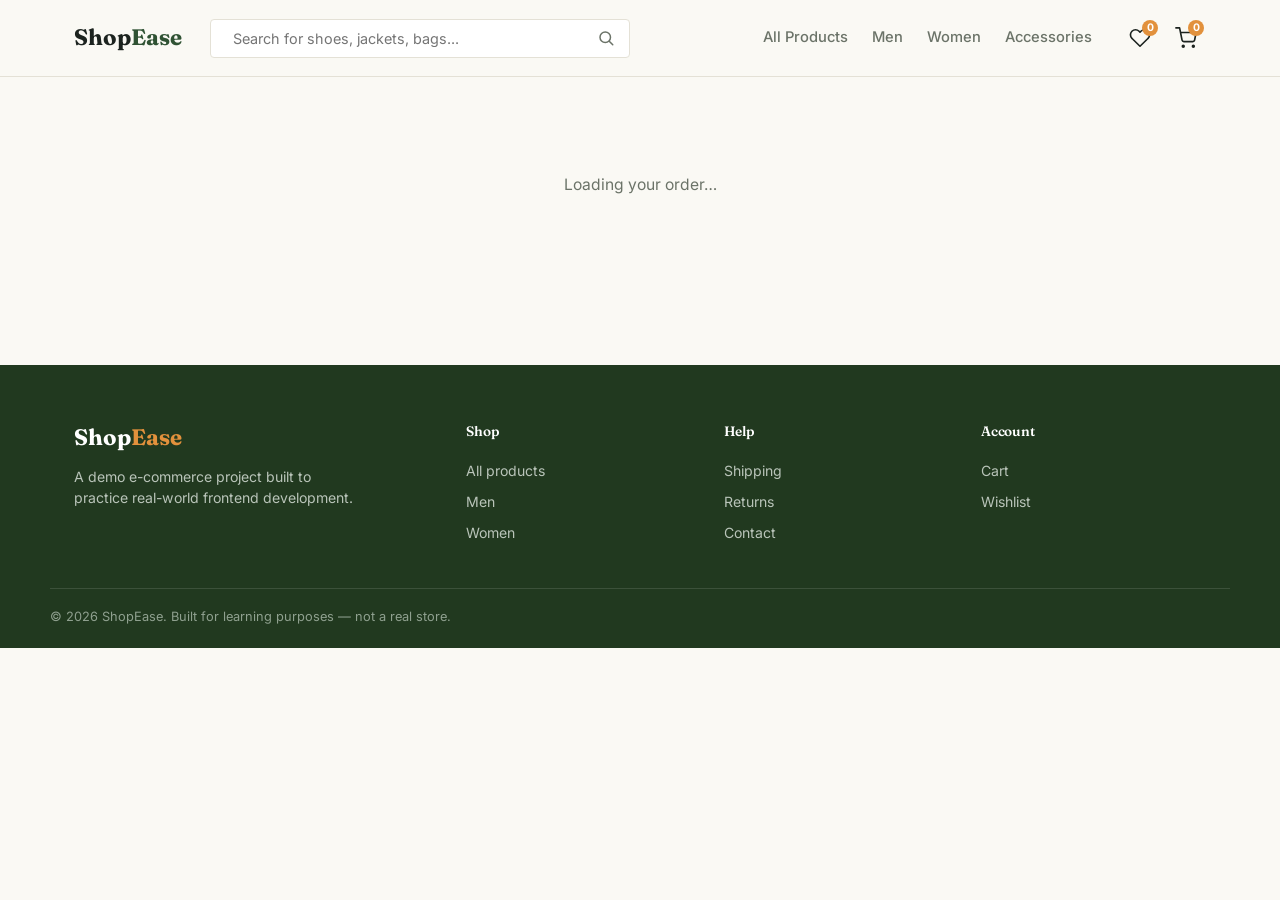
<file: order-success.html>
<!DOCTYPE html>
<html lang="en">
<head>
  <meta charset="UTF-8" />
  <meta name="viewport" content="width=device-width, initial-scale=1.0" />
  <title>Order Confirmed — ShopEase</title>
  <meta name="description" content="Your ShopEase order confirmation." />

  <link rel="preconnect" href="https://fonts.googleapis.com">
  <link rel="preconnect" href="https://fonts.gstatic.com" crossorigin>
  <link href="https://fonts.googleapis.com/css2?family=Fraunces:opsz,wght@9..144,400;9..144,500;9..144,600;9..144,700&family=Inter:wght@400;500;600;700&display=swap" rel="stylesheet">

  <link rel="stylesheet" href="css/style.css" />
  <link rel="stylesheet" href="css/order-success.css" />
</head>
<body>

  <!-- ===================== HEADER ===================== -->
  <header class="site-header" id="siteHeader">
    <div class="header-inner container">

      <a href="index.html" class="logo">Shop<span>Ease</span></a>

      <form class="search-bar" id="siteSearchForm" role="search" aria-label="Search products">
        <label for="searchInput" class="visually-hidden">Search products</label>
        <input type="text" id="searchInput" name="search" placeholder="Search for shoes, jackets, bags..." autocomplete="off" />
        <button type="submit" aria-label="Search">
          <svg width="18" height="18" viewBox="0 0 24 24" fill="none" stroke="currentColor" stroke-width="2" stroke-linecap="round"><circle cx="11" cy="11" r="7"/><line x1="21" y1="21" x2="16.65" y2="16.65"/></svg>
        </button>
      </form>

      <nav class="main-nav" id="mainNav">
        <a href="products.html">All Products</a>
        <a href="products.html?category=men">Men</a>
        <a href="products.html?category=women">Women</a>
        <a href="products.html?category=accessories">Accessories</a>
      </nav>

      <div class="header-actions">
        <a href="wishlist.html" class="icon-btn" aria-label="Wishlist">
          <svg width="22" height="22" viewBox="0 0 24 24" fill="none" stroke="currentColor" stroke-width="1.8" stroke-linecap="round" stroke-linejoin="round"><path d="M20.8 4.6a5.5 5.5 0 0 0-7.8 0L12 5.6l-1-1a5.5 5.5 0 0 0-7.8 7.8l1 1L12 21l7.8-7.6 1-1a5.5 5.5 0 0 0 0-7.8z"/></svg>
          <span class="badge" id="wishlistCount">0</span>
        </a>
        <a href="cart.html" class="icon-btn" aria-label="Cart">
          <svg width="22" height="22" viewBox="0 0 24 24" fill="none" stroke="currentColor" stroke-width="1.8" stroke-linecap="round" stroke-linejoin="round"><circle cx="9" cy="21" r="1"/><circle cx="20" cy="21" r="1"/><path d="M1 1h4l2.7 13.4a2 2 0 0 0 2 1.6h9.7a2 2 0 0 0 2-1.6L23 6H6"/></svg>
          <span class="badge" id="cartCount">0</span>
        </a>
        <button class="menu-toggle" id="menuToggle" aria-label="Open menu" aria-expanded="false" aria-controls="mainNav">
          <span></span><span></span><span></span>
        </button>
      </div>

    </div>
  </header>

  <main class="order-success-page">
    <div class="container">
      <div id="orderSuccessContent">
        <p class="state-message">Loading your order…</p>
      </div>
    </div>
  </main>

  <!-- ===================== FOOTER ===================== -->
  <footer class="site-footer">
    <div class="container footer-inner">
      <div class="footer-brand">
        <a href="index.html" class="logo">Shop<span>Ease</span></a>
        <p>A demo e-commerce project built to practice real-world frontend development.</p>
      </div>
      <div class="footer-col">
        <h4>Shop</h4>
        <a href="products.html">All products</a>
        <a href="products.html?category=men">Men</a>
        <a href="products.html?category=women">Women</a>
      </div>
      <div class="footer-col">
        <h4>Help</h4>
        <a href="#">Shipping</a>
        <a href="#">Returns</a>
        <a href="#">Contact</a>
      </div>
      <div class="footer-col">
        <h4>Account</h4>
        <a href="cart.html">Cart</a>
        <a href="wishlist.html">Wishlist</a>
      </div>
    </div>
    <div class="footer-bottom container">
      <p>&copy; 2026 ShopEase. Built for learning purposes — not a real store.</p>
    </div>
  </footer>

  <script src="js/app.js"></script>
  <script src="js/cart-utils.js"></script>
  <script src="js/wishlist-utils.js"></script>
  <script src="js/order-success.js"></script>
</body>
</html>
</file>
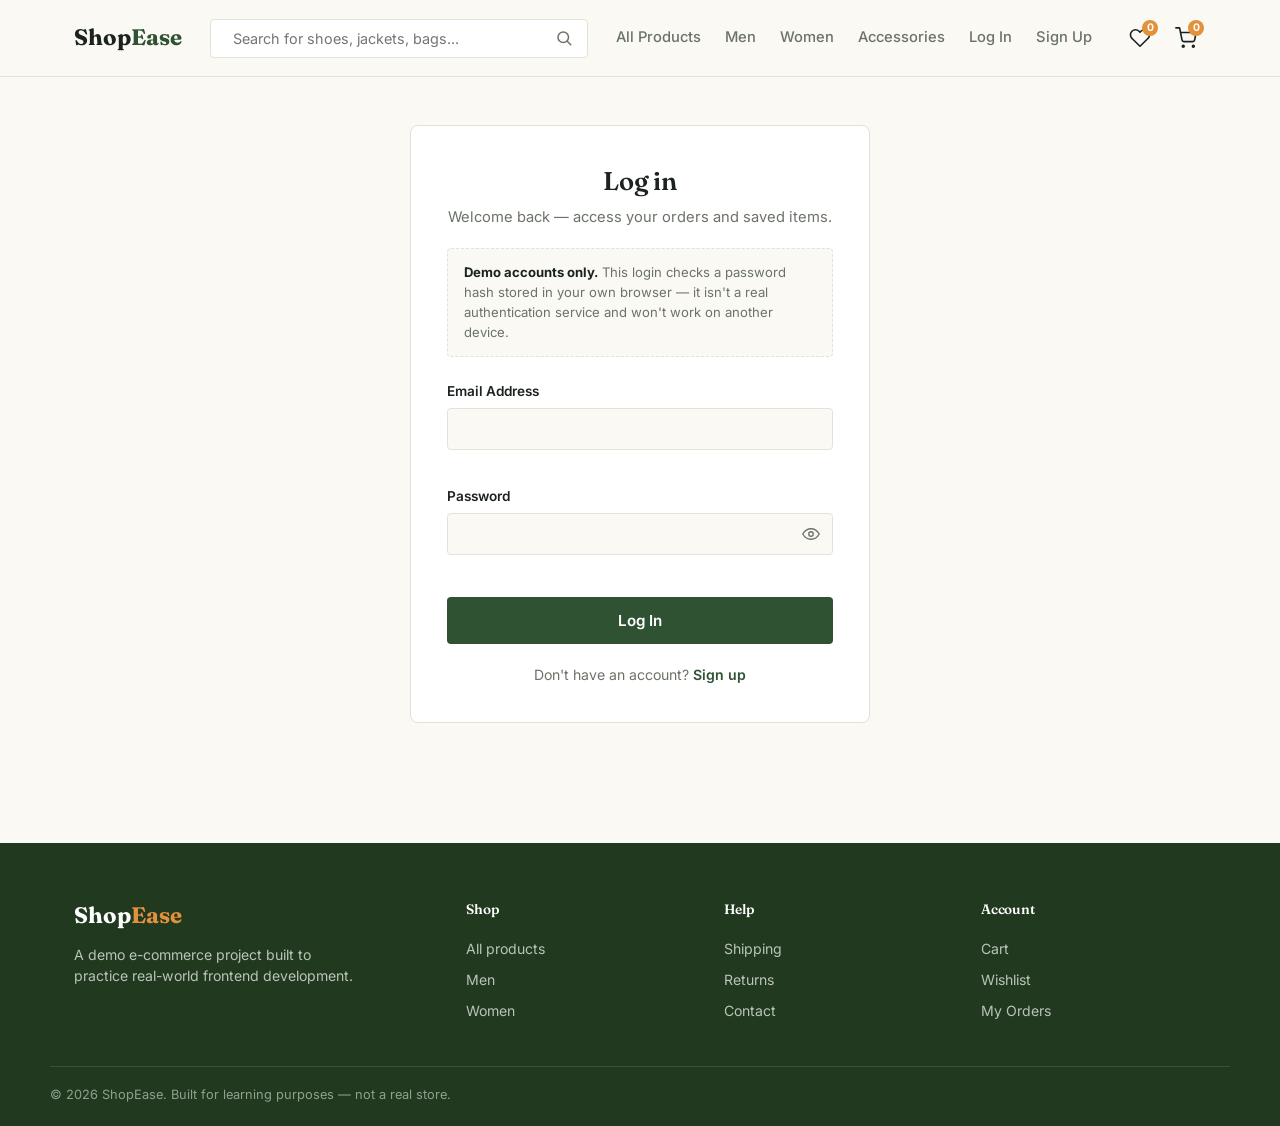
<file: orders.html>
<!DOCTYPE html>
<html lang="en">
<head>
  <meta charset="UTF-8" />
  <meta name="viewport" content="width=device-width, initial-scale=1.0" />
  <title>My Orders — ShopEase</title>
  <meta name="description" content="Your ShopEase order history — track status, view details, or cancel an eligible order." />

  <link rel="preconnect" href="https://fonts.googleapis.com">
  <link rel="preconnect" href="https://fonts.gstatic.com" crossorigin>
  <link href="https://fonts.googleapis.com/css2?family=Fraunces:opsz,wght@9..144,400;9..144,500;9..144,600;9..144,700&family=Inter:wght@400;500;600;700&display=swap" rel="stylesheet">

  <link rel="stylesheet" href="css/style.css" />
  <link rel="stylesheet" href="css/orders.css" />
</head>
<body>

  <!-- ===================== HEADER ===================== -->
  <header class="site-header" id="siteHeader">
    <div class="header-inner container">

      <a href="index.html" class="logo">Shop<span>Ease</span></a>

      <form class="search-bar" id="siteSearchForm" role="search" aria-label="Search products">
        <label for="searchInput" class="visually-hidden">Search products</label>
        <input type="text" id="searchInput" name="search" placeholder="Search for shoes, jackets, bags..." autocomplete="off" />
        <button type="submit" aria-label="Search">
          <svg width="18" height="18" viewBox="0 0 24 24" fill="none" stroke="currentColor" stroke-width="2" stroke-linecap="round"><circle cx="11" cy="11" r="7"/><line x1="21" y1="21" x2="16.65" y2="16.65"/></svg>
        </button>
      </form>

      <nav class="main-nav" id="mainNav">
        <a href="products.html">All Products</a>
        <a href="products.html?category=men">Men</a>
        <a href="products.html?category=women">Women</a>
        <a href="products.html?category=accessories">Accessories</a>
        <span class="auth-nav-section" id="authNavSection"></span>
      </nav>

      <div class="header-actions">
        <a href="wishlist.html" class="icon-btn" aria-label="Wishlist">
          <svg width="22" height="22" viewBox="0 0 24 24" fill="none" stroke="currentColor" stroke-width="1.8" stroke-linecap="round" stroke-linejoin="round"><path d="M20.8 4.6a5.5 5.5 0 0 0-7.8 0L12 5.6l-1-1a5.5 5.5 0 0 0-7.8 7.8l1 1L12 21l7.8-7.6 1-1a5.5 5.5 0 0 0 0-7.8z"/></svg>
          <span class="badge" id="wishlistCount">0</span>
        </a>
        <a href="cart.html" class="icon-btn" aria-label="Cart">
          <svg width="22" height="22" viewBox="0 0 24 24" fill="none" stroke="currentColor" stroke-width="1.8" stroke-linecap="round" stroke-linejoin="round"><circle cx="9" cy="21" r="1"/><circle cx="20" cy="21" r="1"/><path d="M1 1h4l2.7 13.4a2 2 0 0 0 2 1.6h9.7a2 2 0 0 0 2-1.6L23 6H6"/></svg>
          <span class="badge" id="cartCount">0</span>
        </a>
        <button class="menu-toggle" id="menuToggle" aria-label="Open menu" aria-expanded="false" aria-controls="mainNav">
          <span></span><span></span><span></span>
        </button>
      </div>

    </div>
  </header>

  <main class="orders-page">
    <div class="container">

      <div class="orders-heading">
        <h1>My Orders</h1>
        <p class="orders-count" id="ordersCount"></p>
      </div>

      <div class="orders-list" id="ordersListContainer">
        <!-- Filled in by orders.js: either order rows, or the empty state. -->
      </div>

    </div>
  </main>

  <!-- ===================== FOOTER ===================== -->
  <footer class="site-footer">
    <div class="container footer-inner">
      <div class="footer-brand">
        <a href="index.html" class="logo">Shop<span>Ease</span></a>
        <p>A demo e-commerce project built to practice real-world frontend development.</p>
      </div>
      <div class="footer-col">
        <h4>Shop</h4>
        <a href="products.html">All products</a>
        <a href="products.html?category=men">Men</a>
        <a href="products.html?category=women">Women</a>
      </div>
      <div class="footer-col">
        <h4>Help</h4>
        <a href="#">Shipping</a>
        <a href="#">Returns</a>
        <a href="#">Contact</a>
      </div>
      <div class="footer-col">
        <h4>Account</h4>
        <a href="cart.html">Cart</a>
        <a href="wishlist.html">Wishlist</a>
        <a href="orders.html">My Orders</a>
      </div>
    </div>
    <div class="footer-bottom container">
      <p>&copy; 2026 ShopEase. Built for learning purposes — not a real store.</p>
    </div>
  </footer>

  <script src="js/app.js"></script>
  <script src="js/cart-utils.js"></script>
  <script src="js/wishlist-utils.js"></script>
  <script src="js/auth-utils.js"></script>
  <script src="js/orders-utils.js"></script>
  <script src="js/orders.js"></script>
</body>
</html>
</file>
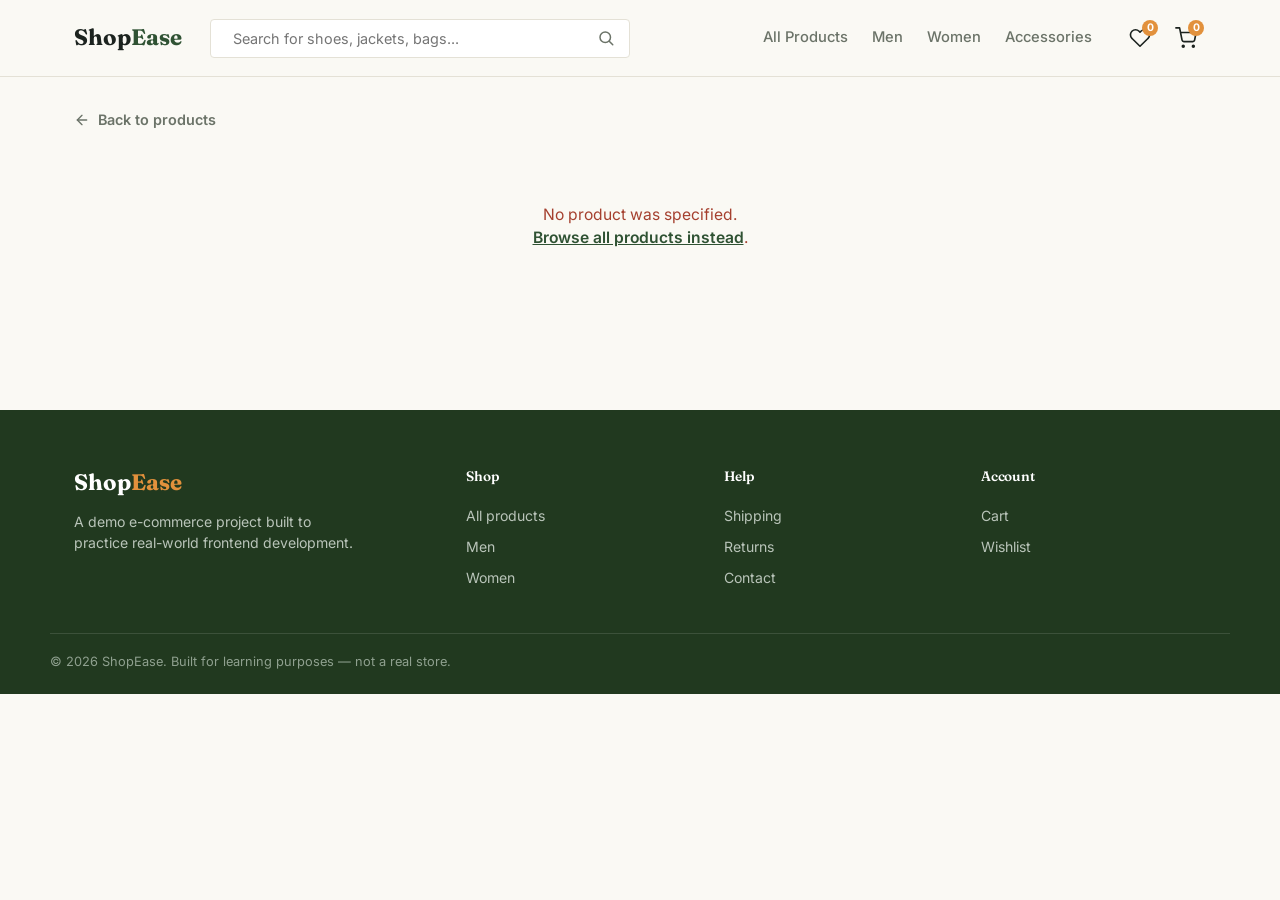
<file: product-details.html>
<!DOCTYPE html>
<html lang="en">
<head>
  <meta charset="UTF-8" />
  <meta name="viewport" content="width=device-width, initial-scale=1.0" />
  <title>Product Details — ShopEase</title>
  <meta name="description" content="View full product details, choose a quantity, and add items to your cart or wishlist." />

  <link rel="preconnect" href="https://fonts.googleapis.com">
  <link rel="preconnect" href="https://fonts.gstatic.com" crossorigin>
  <link href="https://fonts.googleapis.com/css2?family=Fraunces:opsz,wght@9..144,400;9..144,500;9..144,600;9..144,700&family=Inter:wght@400;500;600;700&display=swap" rel="stylesheet">

  <link rel="stylesheet" href="css/style.css" />
  <link rel="stylesheet" href="css/product-details.css" />
</head>
<body>

  <!-- ===================== HEADER ===================== -->
  <header class="site-header" id="siteHeader">
    <div class="header-inner container">

      <a href="index.html" class="logo">Shop<span>Ease</span></a>

      <form class="search-bar" id="siteSearchForm" role="search" aria-label="Search products">
        <label for="searchInput" class="visually-hidden">Search products</label>
        <input type="text" id="searchInput" name="search" placeholder="Search for shoes, jackets, bags..." autocomplete="off" />
        <button type="submit" aria-label="Search">
          <svg width="18" height="18" viewBox="0 0 24 24" fill="none" stroke="currentColor" stroke-width="2" stroke-linecap="round"><circle cx="11" cy="11" r="7"/><line x1="21" y1="21" x2="16.65" y2="16.65"/></svg>
        </button>
      </form>

      <nav class="main-nav" id="mainNav">
        <a href="products.html">All Products</a>
        <a href="products.html?category=men">Men</a>
        <a href="products.html?category=women">Women</a>
        <a href="products.html?category=accessories">Accessories</a>
      </nav>

      <div class="header-actions">
        <a href="wishlist.html" class="icon-btn" aria-label="Wishlist">
          <svg width="22" height="22" viewBox="0 0 24 24" fill="none" stroke="currentColor" stroke-width="1.8" stroke-linecap="round" stroke-linejoin="round"><path d="M20.8 4.6a5.5 5.5 0 0 0-7.8 0L12 5.6l-1-1a5.5 5.5 0 0 0-7.8 7.8l1 1L12 21l7.8-7.6 1-1a5.5 5.5 0 0 0 0-7.8z"/></svg>
          <span class="badge" id="wishlistCount">0</span>
        </a>
        <a href="cart.html" class="icon-btn" aria-label="Cart">
          <svg width="22" height="22" viewBox="0 0 24 24" fill="none" stroke="currentColor" stroke-width="1.8" stroke-linecap="round" stroke-linejoin="round"><circle cx="9" cy="21" r="1"/><circle cx="20" cy="21" r="1"/><path d="M1 1h4l2.7 13.4a2 2 0 0 0 2 1.6h9.7a2 2 0 0 0 2-1.6L23 6H6"/></svg>
          <span class="badge" id="cartCount">0</span>
        </a>
        <button class="menu-toggle" id="menuToggle" aria-label="Open menu" aria-expanded="false" aria-controls="mainNav">
          <span></span><span></span><span></span>
        </button>
      </div>

    </div>
  </header>

  <main class="details-page">
    <div class="container">

      <a href="products.html" class="back-link">
        <svg width="16" height="16" viewBox="0 0 24 24" fill="none" stroke="currentColor" stroke-width="2" stroke-linecap="round" stroke-linejoin="round"><line x1="19" y1="12" x2="5" y2="12"/><polyline points="12 19 5 12 12 5"/></svg>
        Back to products
      </a>

      <div id="detailsContent">
        <p class="state-message">Loading product…</p>
      </div>

      <section class="related-section" id="relatedSection" hidden>
        <div class="section-head">
          <h2>You might also like</h2>
        </div>
        <div class="product-grid" id="relatedGrid"></div>
      </section>

    </div>
  </main>

  <!-- ===================== FOOTER ===================== -->
  <footer class="site-footer">
    <div class="container footer-inner">
      <div class="footer-brand">
        <a href="index.html" class="logo">Shop<span>Ease</span></a>
        <p>A demo e-commerce project built to practice real-world frontend development.</p>
      </div>
      <div class="footer-col">
        <h4>Shop</h4>
        <a href="products.html">All products</a>
        <a href="products.html?category=men">Men</a>
        <a href="products.html?category=women">Women</a>
      </div>
      <div class="footer-col">
        <h4>Help</h4>
        <a href="#">Shipping</a>
        <a href="#">Returns</a>
        <a href="#">Contact</a>
      </div>
      <div class="footer-col">
        <h4>Account</h4>
        <a href="cart.html">Cart</a>
        <a href="wishlist.html">Wishlist</a>
      </div>
    </div>
    <div class="footer-bottom container">
      <p>&copy; 2026 ShopEase. Built for learning purposes — not a real store.</p>
    </div>
  </footer>

  <script src="js/app.js"></script>
  <script src="js/cart-utils.js"></script>
  <script src="js/wishlist-utils.js"></script>
  <script src="js/product-details.js"></script>
</body>
</html>
</file>
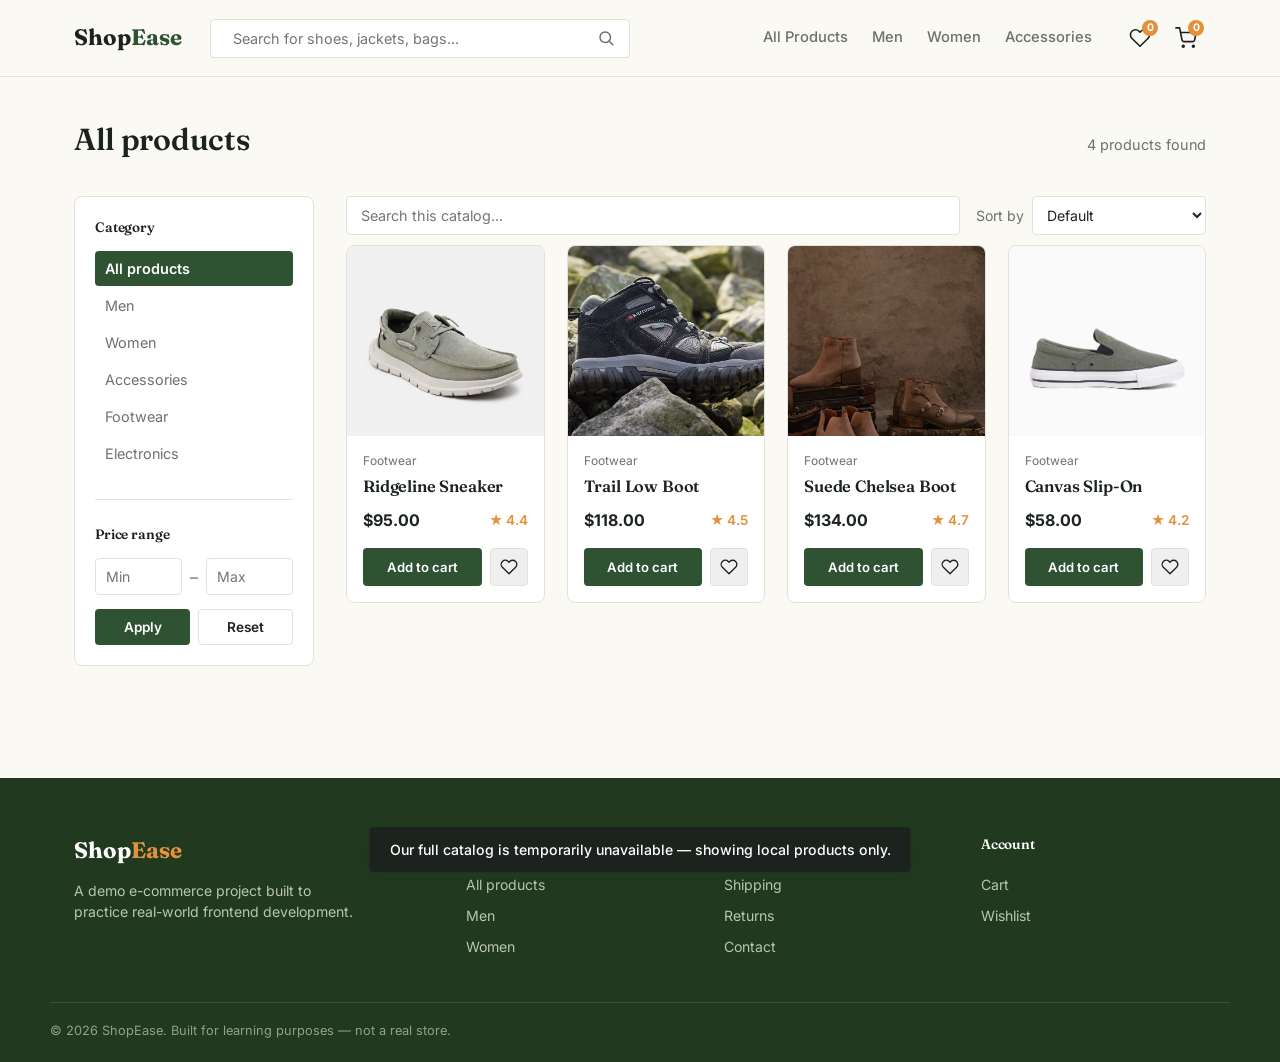
<file: products.html>
<!DOCTYPE html>
<html lang="en">
<head>
  <meta charset="UTF-8" />
  <meta name="viewport" content="width=device-width, initial-scale=1.0" />
  <title>All Products — ShopEase</title>
  <meta name="description" content="Browse the full ShopEase catalog. Search, filter by category and price, and sort to find what you need." />

  <link rel="preconnect" href="https://fonts.googleapis.com">
  <link rel="preconnect" href="https://fonts.gstatic.com" crossorigin>
  <link href="https://fonts.googleapis.com/css2?family=Fraunces:opsz,wght@9..144,400;9..144,500;9..144,600;9..144,700&family=Inter:wght@400;500;600;700&display=swap" rel="stylesheet">

  <link rel="stylesheet" href="css/style.css" />
  <link rel="stylesheet" href="css/products.css" />
</head>
<body>

  <!-- ===================== HEADER ===================== -->
  <header class="site-header" id="siteHeader">
    <div class="header-inner container">

      <a href="index.html" class="logo">Shop<span>Ease</span></a>

      <form class="search-bar" id="siteSearchForm" role="search" aria-label="Search products">
        <label for="searchInput" class="visually-hidden">Search products</label>
        <input type="text" id="searchInput" name="search" placeholder="Search for shoes, jackets, bags..." autocomplete="off" />
        <button type="submit" aria-label="Search">
          <svg width="18" height="18" viewBox="0 0 24 24" fill="none" stroke="currentColor" stroke-width="2" stroke-linecap="round"><circle cx="11" cy="11" r="7"/><line x1="21" y1="21" x2="16.65" y2="16.65"/></svg>
        </button>
      </form>

      <nav class="main-nav" id="mainNav">
        <a href="products.html">All Products</a>
        <a href="products.html?category=men">Men</a>
        <a href="products.html?category=women">Women</a>
        <a href="products.html?category=accessories">Accessories</a>
      </nav>

      <div class="header-actions">
        <a href="wishlist.html" class="icon-btn" aria-label="Wishlist">
          <svg width="22" height="22" viewBox="0 0 24 24" fill="none" stroke="currentColor" stroke-width="1.8" stroke-linecap="round" stroke-linejoin="round"><path d="M20.8 4.6a5.5 5.5 0 0 0-7.8 0L12 5.6l-1-1a5.5 5.5 0 0 0-7.8 7.8l1 1L12 21l7.8-7.6 1-1a5.5 5.5 0 0 0 0-7.8z"/></svg>
          <span class="badge" id="wishlistCount">0</span>
        </a>
        <a href="cart.html" class="icon-btn" aria-label="Cart">
          <svg width="22" height="22" viewBox="0 0 24 24" fill="none" stroke="currentColor" stroke-width="1.8" stroke-linecap="round" stroke-linejoin="round"><circle cx="9" cy="21" r="1"/><circle cx="20" cy="21" r="1"/><path d="M1 1h4l2.7 13.4a2 2 0 0 0 2 1.6h9.7a2 2 0 0 0 2-1.6L23 6H6"/></svg>
          <span class="badge" id="cartCount">0</span>
        </a>
        <button class="menu-toggle" id="menuToggle" aria-label="Open menu" aria-expanded="false" aria-controls="mainNav">
          <span></span><span></span><span></span>
        </button>
      </div>

    </div>
  </header>

  <main class="products-page">
    <div class="container">

      <div class="products-heading">
        <h1 id="pageHeading">All products</h1>
        <p class="result-count" id="resultCount"></p>
      </div>

      <button type="button" class="filter-toggle" id="filterToggle">
        Filters
      </button>

      <div class="products-body">

        <!-- ===================== FILTERS SIDEBAR ===================== -->
        <aside class="filters-sidebar" id="filtersSidebar">
          <div class="filter-group">
            <h3>Category</h3>
            <ul class="filter-category-list" id="categoryList">
              <!-- Filled in by products.js -->
            </ul>
          </div>

          <div class="filter-group">
            <h3>Price range</h3>
            <div class="price-inputs">
              <label class="visually-hidden" for="minPrice">Minimum price</label>
              <input type="number" id="minPrice" min="0" placeholder="Min" />
              <span class="price-sep">–</span>
              <label class="visually-hidden" for="maxPrice">Maximum price</label>
              <input type="number" id="maxPrice" min="0" placeholder="Max" />
            </div>
            <div class="filter-buttons">
              <button type="button" id="applyPriceBtn" class="btn btn-primary">Apply</button>
              <button type="button" id="resetFiltersBtn" class="btn btn-ghost">Reset</button>
            </div>
          </div>
        </aside>

        <!-- ===================== PRODUCT LIST ===================== -->
        <div class="products-content">
          <div class="toolbar">
            <div class="toolbar-search">
              <label class="visually-hidden" for="pageSearchInput">Search products</label>
              <input type="text" id="pageSearchInput" placeholder="Search this catalog..." autocomplete="off" />
            </div>
            <div class="toolbar-sort">
              <label for="sortSelect">Sort by</label>
              <select id="sortSelect">
                <option value="default">Default</option>
                <option value="price-asc">Price: Low to High</option>
                <option value="price-desc">Price: High to Low</option>
                <option value="rating-desc">Rating: Highest First</option>
                <option value="name-asc">Name: A to Z</option>
              </select>
            </div>
          </div>

          <div class="product-grid" id="productsGrid">
            <p class="state-message">Loading products…</p>
          </div>
        </div>

      </div>
    </div>
  </main>

  <!-- ===================== FOOTER ===================== -->
  <footer class="site-footer">
    <div class="container footer-inner">
      <div class="footer-brand">
        <a href="index.html" class="logo">Shop<span>Ease</span></a>
        <p>A demo e-commerce project built to practice real-world frontend development.</p>
      </div>
      <div class="footer-col">
        <h4>Shop</h4>
        <a href="products.html">All products</a>
        <a href="products.html?category=men">Men</a>
        <a href="products.html?category=women">Women</a>
      </div>
      <div class="footer-col">
        <h4>Help</h4>
        <a href="#">Shipping</a>
        <a href="#">Returns</a>
        <a href="#">Contact</a>
      </div>
      <div class="footer-col">
        <h4>Account</h4>
        <a href="cart.html">Cart</a>
        <a href="wishlist.html">Wishlist</a>
      </div>
    </div>
    <div class="footer-bottom container">
      <p>&copy; 2026 ShopEase. Built for learning purposes — not a real store.</p>
    </div>
  </footer>

  <script src="js/app.js"></script>
  <script src="js/cart-utils.js"></script>
  <script src="js/wishlist-utils.js"></script>
  <script src="js/products.js"></script>
</body>
</html>
</file>
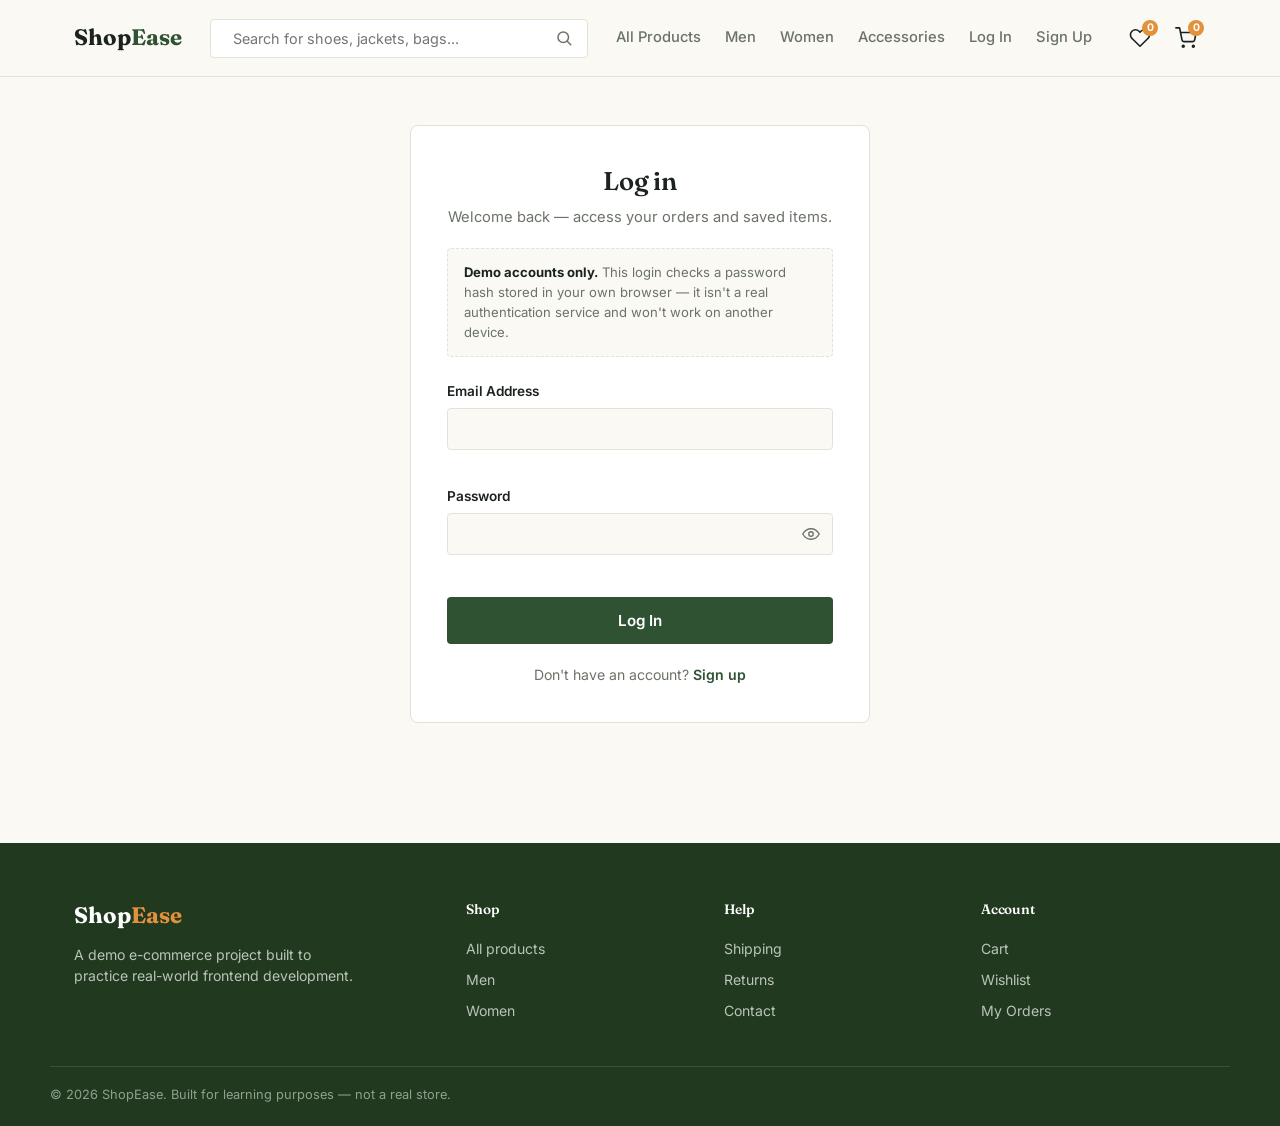
<file: profile.html>
<!DOCTYPE html>
<html lang="en">
<head>
  <meta charset="UTF-8" />
  <meta name="viewport" content="width=device-width, initial-scale=1.0" />
  <title>My Profile — ShopEase</title>
  <meta name="description" content="Manage your demo ShopEase account details." />

  <link rel="preconnect" href="https://fonts.googleapis.com">
  <link rel="preconnect" href="https://fonts.gstatic.com" crossorigin>
  <link href="https://fonts.googleapis.com/css2?family=Fraunces:opsz,wght@9..144,400;9..144,500;9..144,600;9..144,700&family=Inter:wght@400;500;600;700&display=swap" rel="stylesheet">

  <link rel="stylesheet" href="css/style.css" />
  <link rel="stylesheet" href="css/forms.css" />
  <link rel="stylesheet" href="css/profile.css" />
</head>
<body>

  <!-- ===================== HEADER ===================== -->
  <header class="site-header" id="siteHeader">
    <div class="header-inner container">

      <a href="index.html" class="logo">Shop<span>Ease</span></a>

      <form class="search-bar" id="siteSearchForm" role="search" aria-label="Search products">
        <label for="searchInput" class="visually-hidden">Search products</label>
        <input type="text" id="searchInput" name="search" placeholder="Search for shoes, jackets, bags..." autocomplete="off" />
        <button type="submit" aria-label="Search">
          <svg width="18" height="18" viewBox="0 0 24 24" fill="none" stroke="currentColor" stroke-width="2" stroke-linecap="round"><circle cx="11" cy="11" r="7"/><line x1="21" y1="21" x2="16.65" y2="16.65"/></svg>
        </button>
      </form>

      <nav class="main-nav" id="mainNav">
        <a href="products.html">All Products</a>
        <a href="products.html?category=men">Men</a>
        <a href="products.html?category=women">Women</a>
        <a href="products.html?category=accessories">Accessories</a>
        <span class="auth-nav-section" id="authNavSection"></span>
      </nav>

      <div class="header-actions">
        <a href="wishlist.html" class="icon-btn" aria-label="Wishlist">
          <svg width="22" height="22" viewBox="0 0 24 24" fill="none" stroke="currentColor" stroke-width="1.8" stroke-linecap="round" stroke-linejoin="round"><path d="M20.8 4.6a5.5 5.5 0 0 0-7.8 0L12 5.6l-1-1a5.5 5.5 0 0 0-7.8 7.8l1 1L12 21l7.8-7.6 1-1a5.5 5.5 0 0 0 0-7.8z"/></svg>
          <span class="badge" id="wishlistCount">0</span>
        </a>
        <a href="cart.html" class="icon-btn" aria-label="Cart">
          <svg width="22" height="22" viewBox="0 0 24 24" fill="none" stroke="currentColor" stroke-width="1.8" stroke-linecap="round" stroke-linejoin="round"><circle cx="9" cy="21" r="1"/><circle cx="20" cy="21" r="1"/><path d="M1 1h4l2.7 13.4a2 2 0 0 0 2 1.6h9.7a2 2 0 0 0 2-1.6L23 6H6"/></svg>
          <span class="badge" id="cartCount">0</span>
        </a>
        <button class="menu-toggle" id="menuToggle" aria-label="Open menu" aria-expanded="false" aria-controls="mainNav">
          <span></span><span></span><span></span>
        </button>
      </div>

    </div>
  </header>

  <main class="profile-page">
    <div class="container">
      <div id="profileContent">
        <p class="state-message">Loading your profile…</p>
      </div>
    </div>
  </main>

  <!-- ===================== FOOTER ===================== -->
  <footer class="site-footer">
    <div class="container footer-inner">
      <div class="footer-brand">
        <a href="index.html" class="logo">Shop<span>Ease</span></a>
        <p>A demo e-commerce project built to practice real-world frontend development.</p>
      </div>
      <div class="footer-col">
        <h4>Shop</h4>
        <a href="products.html">All products</a>
        <a href="products.html?category=men">Men</a>
        <a href="products.html?category=women">Women</a>
      </div>
      <div class="footer-col">
        <h4>Help</h4>
        <a href="#">Shipping</a>
        <a href="#">Returns</a>
        <a href="#">Contact</a>
      </div>
      <div class="footer-col">
        <h4>Account</h4>
        <a href="cart.html">Cart</a>
        <a href="wishlist.html">Wishlist</a>
        <a href="orders.html">My Orders</a>
      </div>
    </div>
    <div class="footer-bottom container">
      <p>&copy; 2026 ShopEase. Built for learning purposes — not a real store.</p>
    </div>
  </footer>

  <script src="js/app.js"></script>
  <script src="js/cart-utils.js"></script>
  <script src="js/wishlist-utils.js"></script>
  <script src="js/auth-utils.js"></script>
  <script src="js/profile.js"></script>
</body>
</html>
</file>
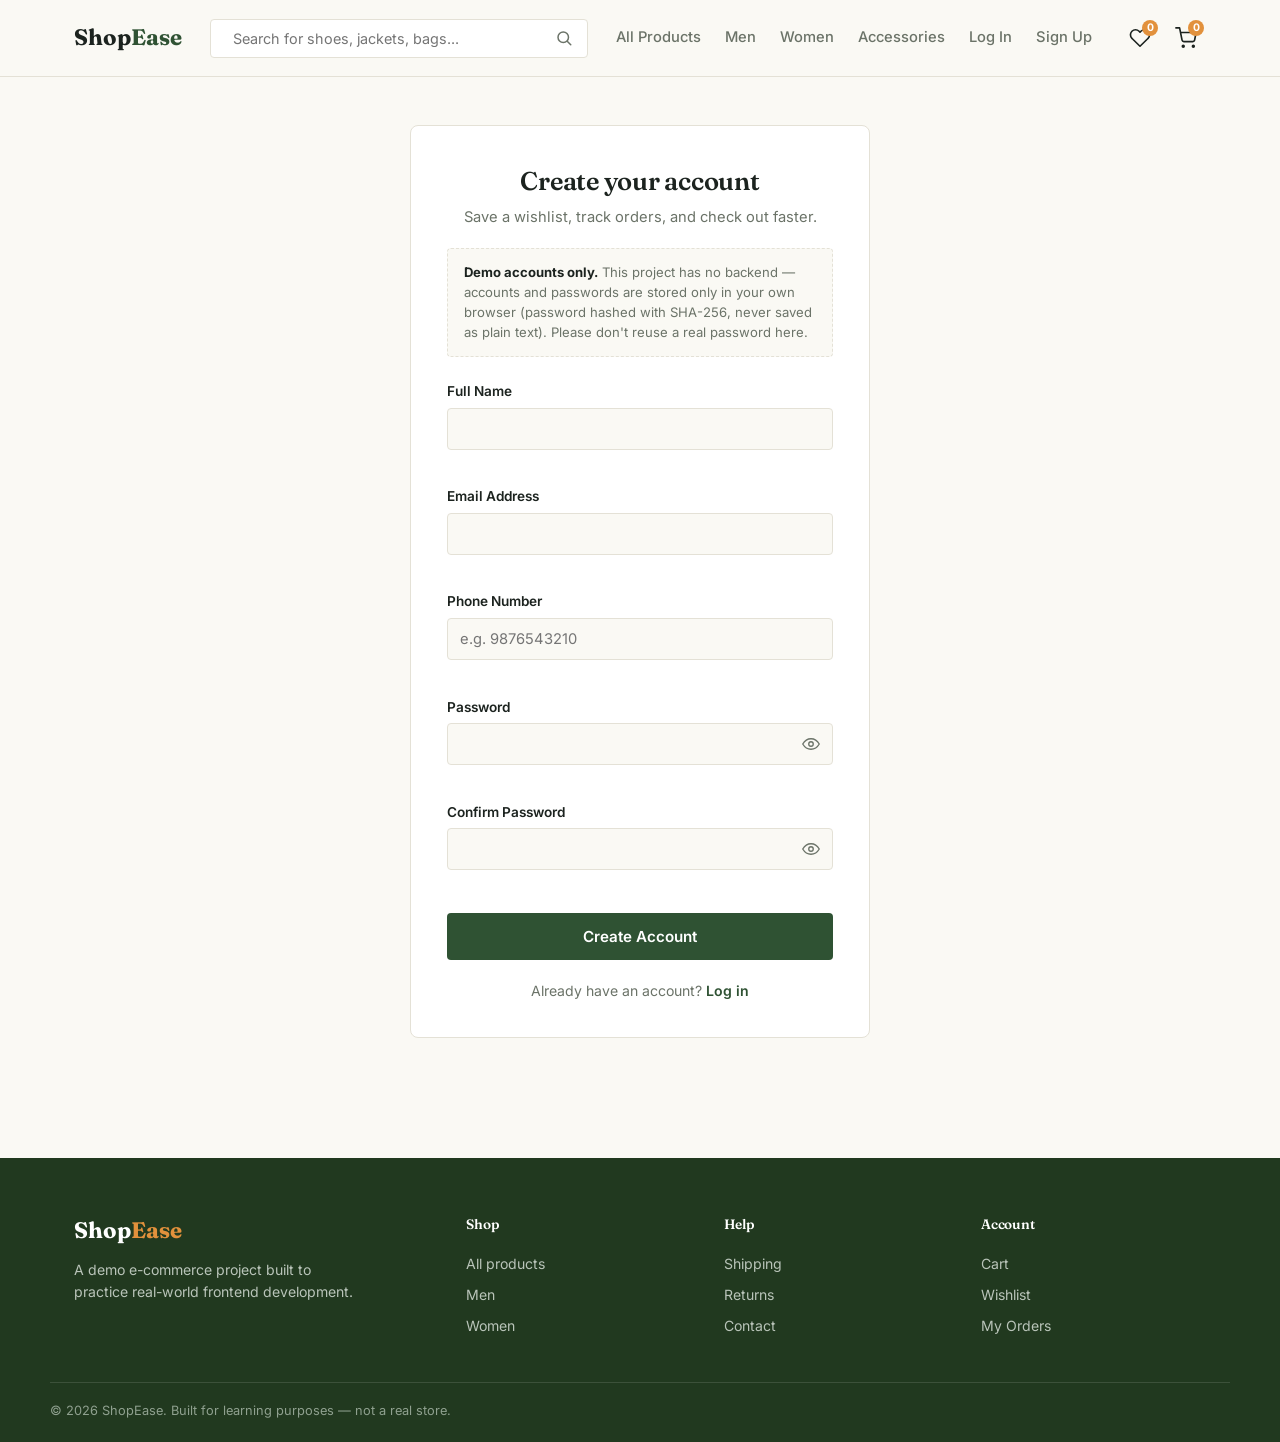
<file: signup.html>
<!DOCTYPE html>
<html lang="en">
<head>
  <meta charset="UTF-8" />
  <meta name="viewport" content="width=device-width, initial-scale=1.0" />
  <title>Create an Account — ShopEase</title>
  <meta name="description" content="Create a demo ShopEase account. Frontend-only demo — no real backend." />

  <link rel="preconnect" href="https://fonts.googleapis.com">
  <link rel="preconnect" href="https://fonts.gstatic.com" crossorigin>
  <link href="https://fonts.googleapis.com/css2?family=Fraunces:opsz,wght@9..144,400;9..144,500;9..144,600;9..144,700&family=Inter:wght@400;500;600;700&display=swap" rel="stylesheet">

  <link rel="stylesheet" href="css/style.css" />
  <link rel="stylesheet" href="css/forms.css" />
  <link rel="stylesheet" href="css/signup.css" />
</head>
<body>

  <!-- ===================== HEADER ===================== -->
  <header class="site-header" id="siteHeader">
    <div class="header-inner container">

      <a href="index.html" class="logo">Shop<span>Ease</span></a>

      <form class="search-bar" id="siteSearchForm" role="search" aria-label="Search products">
        <label for="searchInput" class="visually-hidden">Search products</label>
        <input type="text" id="searchInput" name="search" placeholder="Search for shoes, jackets, bags..." autocomplete="off" />
        <button type="submit" aria-label="Search">
          <svg width="18" height="18" viewBox="0 0 24 24" fill="none" stroke="currentColor" stroke-width="2" stroke-linecap="round"><circle cx="11" cy="11" r="7"/><line x1="21" y1="21" x2="16.65" y2="16.65"/></svg>
        </button>
      </form>

      <nav class="main-nav" id="mainNav">
        <a href="products.html">All Products</a>
        <a href="products.html?category=men">Men</a>
        <a href="products.html?category=women">Women</a>
        <a href="products.html?category=accessories">Accessories</a>
        <span class="auth-nav-section" id="authNavSection"></span>
      </nav>

      <div class="header-actions">
        <a href="wishlist.html" class="icon-btn" aria-label="Wishlist">
          <svg width="22" height="22" viewBox="0 0 24 24" fill="none" stroke="currentColor" stroke-width="1.8" stroke-linecap="round" stroke-linejoin="round"><path d="M20.8 4.6a5.5 5.5 0 0 0-7.8 0L12 5.6l-1-1a5.5 5.5 0 0 0-7.8 7.8l1 1L12 21l7.8-7.6 1-1a5.5 5.5 0 0 0 0-7.8z"/></svg>
          <span class="badge" id="wishlistCount">0</span>
        </a>
        <a href="cart.html" class="icon-btn" aria-label="Cart">
          <svg width="22" height="22" viewBox="0 0 24 24" fill="none" stroke="currentColor" stroke-width="1.8" stroke-linecap="round" stroke-linejoin="round"><circle cx="9" cy="21" r="1"/><circle cx="20" cy="21" r="1"/><path d="M1 1h4l2.7 13.4a2 2 0 0 0 2 1.6h9.7a2 2 0 0 0 2-1.6L23 6H6"/></svg>
          <span class="badge" id="cartCount">0</span>
        </a>
        <button class="menu-toggle" id="menuToggle" aria-label="Open menu" aria-expanded="false" aria-controls="mainNav">
          <span></span><span></span><span></span>
        </button>
      </div>

    </div>
  </header>

  <main class="auth-page">
    <div class="container">
      <div class="auth-card">

        <h1>Create your account</h1>
        <p class="auth-sub">Save a wishlist, track orders, and check out faster.</p>

        <div class="demo-auth-notice">
          <strong>Demo accounts only.</strong> This project has no backend — accounts and passwords are stored only in your own browser (password hashed with SHA-256, never saved as plain text). Please don't reuse a real password here.
        </div>

        <form id="signupForm" novalidate>
          <div class="form-field">
            <label for="fullName">Full Name</label>
            <input type="text" id="fullName" name="fullName" autocomplete="name" />
            <p class="field-error" id="fullNameError"></p>
          </div>

          <div class="form-field">
            <label for="email">Email Address</label>
            <input type="email" id="email" name="email" autocomplete="email" />
            <p class="field-error" id="emailError"></p>
          </div>

          <div class="form-field">
            <label for="phone">Phone Number</label>
            <input type="tel" id="phone" name="phone" autocomplete="tel" placeholder="e.g. 9876543210" />
            <p class="field-error" id="phoneError"></p>
          </div>

          <div class="form-field">
            <label for="password">Password</label>
            <div class="password-field">
              <input type="password" id="password" name="password" autocomplete="new-password" />
              <button type="button" class="password-toggle" data-target="password" aria-label="Show password">
                <svg width="18" height="18" viewBox="0 0 24 24" fill="none" stroke="currentColor" stroke-width="1.8" stroke-linecap="round" stroke-linejoin="round"><path d="M1 12s4-7 11-7 11 7 11 7-4 7-11 7-11-7-11-7z"/><circle cx="12" cy="12" r="3"/></svg>
              </button>
            </div>
            <p class="field-error" id="passwordError"></p>
          </div>

          <div class="form-field">
            <label for="confirmPassword">Confirm Password</label>
            <div class="password-field">
              <input type="password" id="confirmPassword" name="confirmPassword" autocomplete="new-password" />
              <button type="button" class="password-toggle" data-target="confirmPassword" aria-label="Show password">
                <svg width="18" height="18" viewBox="0 0 24 24" fill="none" stroke="currentColor" stroke-width="1.8" stroke-linecap="round" stroke-linejoin="round"><path d="M1 12s4-7 11-7 11 7 11 7-4 7-11 7-11-7-11-7z"/><circle cx="12" cy="12" r="3"/></svg>
              </button>
            </div>
            <p class="field-error" id="confirmPasswordError"></p>
          </div>

          <button type="submit" class="btn btn-primary auth-submit" id="signupSubmitBtn">Create Account</button>
        </form>

        <p class="auth-switch">Already have an account? <a href="login.html">Log in</a></p>

      </div>
    </div>
  </main>

  <!-- ===================== FOOTER ===================== -->
  <footer class="site-footer">
    <div class="container footer-inner">
      <div class="footer-brand">
        <a href="index.html" class="logo">Shop<span>Ease</span></a>
        <p>A demo e-commerce project built to practice real-world frontend development.</p>
      </div>
      <div class="footer-col">
        <h4>Shop</h4>
        <a href="products.html">All products</a>
        <a href="products.html?category=men">Men</a>
        <a href="products.html?category=women">Women</a>
      </div>
      <div class="footer-col">
        <h4>Help</h4>
        <a href="#">Shipping</a>
        <a href="#">Returns</a>
        <a href="#">Contact</a>
      </div>
      <div class="footer-col">
        <h4>Account</h4>
        <a href="cart.html">Cart</a>
        <a href="wishlist.html">Wishlist</a>
        <a href="orders.html">My Orders</a>
      </div>
    </div>
    <div class="footer-bottom container">
      <p>&copy; 2026 ShopEase. Built for learning purposes — not a real store.</p>
    </div>
  </footer>

  <script src="js/app.js"></script>
  <script src="js/cart-utils.js"></script>
  <script src="js/wishlist-utils.js"></script>
  <script src="js/auth-utils.js"></script>
  <script src="js/signup.js"></script>
</body>
</html>
</file>
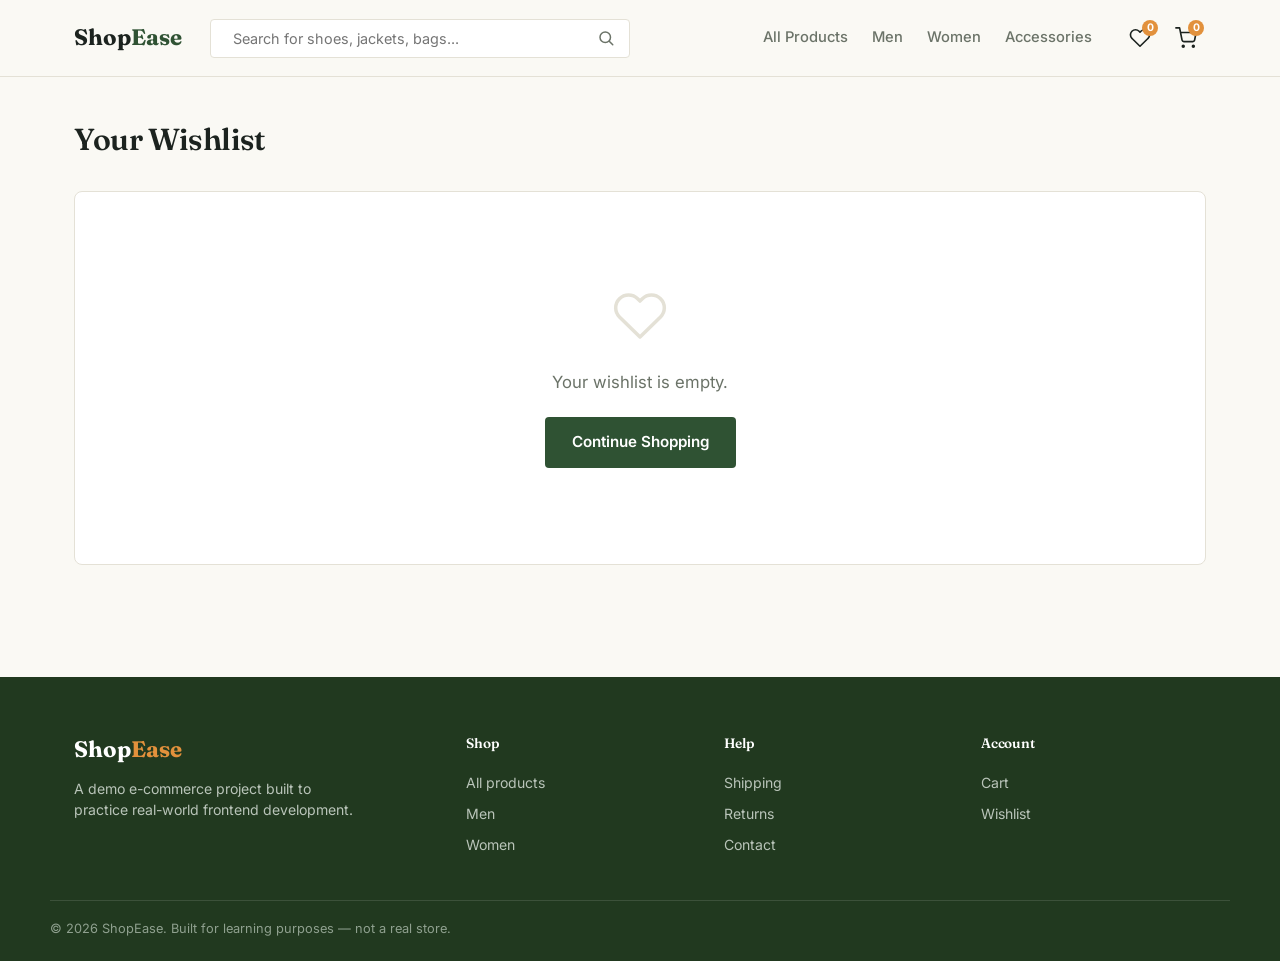
<file: wishlist.html>
<!DOCTYPE html>
<html lang="en">
<head>
  <meta charset="UTF-8" />
  <meta name="viewport" content="width=device-width, initial-scale=1.0" />
  <title>Your Wishlist — ShopEase</title>
  <meta name="description" content="Products you've saved for later on ShopEase." />

  <link rel="preconnect" href="https://fonts.googleapis.com">
  <link rel="preconnect" href="https://fonts.gstatic.com" crossorigin>
  <link href="https://fonts.googleapis.com/css2?family=Fraunces:opsz,wght@9..144,400;9..144,500;9..144,600;9..144,700&family=Inter:wght@400;500;600;700&display=swap" rel="stylesheet">

  <link rel="stylesheet" href="css/style.css" />
  <link rel="stylesheet" href="css/wishlist.css" />
</head>
<body>

  <!-- ===================== HEADER ===================== -->
  <header class="site-header" id="siteHeader">
    <div class="header-inner container">

      <a href="index.html" class="logo">Shop<span>Ease</span></a>

      <form class="search-bar" id="siteSearchForm" role="search" aria-label="Search products">
        <label for="searchInput" class="visually-hidden">Search products</label>
        <input type="text" id="searchInput" name="search" placeholder="Search for shoes, jackets, bags..." autocomplete="off" />
        <button type="submit" aria-label="Search">
          <svg width="18" height="18" viewBox="0 0 24 24" fill="none" stroke="currentColor" stroke-width="2" stroke-linecap="round"><circle cx="11" cy="11" r="7"/><line x1="21" y1="21" x2="16.65" y2="16.65"/></svg>
        </button>
      </form>

      <nav class="main-nav" id="mainNav">
        <a href="products.html">All Products</a>
        <a href="products.html?category=men">Men</a>
        <a href="products.html?category=women">Women</a>
        <a href="products.html?category=accessories">Accessories</a>
      </nav>

      <div class="header-actions">
        <a href="wishlist.html" class="icon-btn" aria-label="Wishlist">
          <svg width="22" height="22" viewBox="0 0 24 24" fill="none" stroke="currentColor" stroke-width="1.8" stroke-linecap="round" stroke-linejoin="round"><path d="M20.8 4.6a5.5 5.5 0 0 0-7.8 0L12 5.6l-1-1a5.5 5.5 0 0 0-7.8 7.8l1 1L12 21l7.8-7.6 1-1a5.5 5.5 0 0 0 0-7.8z"/></svg>
          <span class="badge" id="wishlistCount">0</span>
        </a>
        <a href="cart.html" class="icon-btn" aria-label="Cart">
          <svg width="22" height="22" viewBox="0 0 24 24" fill="none" stroke="currentColor" stroke-width="1.8" stroke-linecap="round" stroke-linejoin="round"><circle cx="9" cy="21" r="1"/><circle cx="20" cy="21" r="1"/><path d="M1 1h4l2.7 13.4a2 2 0 0 0 2 1.6h9.7a2 2 0 0 0 2-1.6L23 6H6"/></svg>
          <span class="badge" id="cartCount">0</span>
        </a>
        <button class="menu-toggle" id="menuToggle" aria-label="Open menu" aria-expanded="false" aria-controls="mainNav">
          <span></span><span></span><span></span>
        </button>
      </div>

    </div>
  </header>

  <main class="wishlist-page">
    <div class="container">

      <div class="wishlist-heading">
        <h1>Your Wishlist</h1>
        <p class="wishlist-item-count" id="wishlistItemCount"></p>
        <button type="button" id="clearWishlistBtn" class="btn-text-danger" hidden>Clear Wishlist</button>
      </div>

      <div class="wishlist-items" id="wishlistItemsContainer">
        <!-- Filled in by wishlist.js: either wishlist item rows, or the empty state. -->
      </div>

    </div>
  </main>

  <!-- ===================== FOOTER ===================== -->
  <footer class="site-footer">
    <div class="container footer-inner">
      <div class="footer-brand">
        <a href="index.html" class="logo">Shop<span>Ease</span></a>
        <p>A demo e-commerce project built to practice real-world frontend development.</p>
      </div>
      <div class="footer-col">
        <h4>Shop</h4>
        <a href="products.html">All products</a>
        <a href="products.html?category=men">Men</a>
        <a href="products.html?category=women">Women</a>
      </div>
      <div class="footer-col">
        <h4>Help</h4>
        <a href="#">Shipping</a>
        <a href="#">Returns</a>
        <a href="#">Contact</a>
      </div>
      <div class="footer-col">
        <h4>Account</h4>
        <a href="cart.html">Cart</a>
        <a href="wishlist.html">Wishlist</a>
      </div>
    </div>
    <div class="footer-bottom container">
      <p>&copy; 2026 ShopEase. Built for learning purposes — not a real store.</p>
    </div>
  </footer>

  <script src="js/app.js"></script>
  <script src="js/cart-utils.js"></script>
  <script src="js/wishlist-utils.js"></script>
  <script src="js/wishlist.js"></script>
</body>
</html>
</file>
<file: css/style.css>
/* =========================================================
   SHOPEASE — DESIGN TOKENS
   ========================================================= */
:root {
  /* Color */
  --color-bg: #FAF9F4;
  --color-surface: #FFFFFF;
  --color-ink: #1C231F;
  --color-primary: #2F5233;
  --color-primary-dark: #21391F;
  --color-accent: #E2913C;
  --color-muted: #6B7368;
  --color-border: #E4E1D6;

  /* Type */
  --font-display: "Fraunces", "Georgia", serif;
  --font-body: "Inter", -apple-system, BlinkMacSystemFont, sans-serif;

  /* Layout */
  --container-width: 1180px;
  --radius-sm: 4px;
  --radius-md: 8px;
  --header-height: 76px;

  /* Shadow */
  --shadow-card: 0 1px 2px rgba(28, 35, 31, 0.06), 0 6px 16px rgba(28, 35, 31, 0.05);
}

/* =========================================================
   RESET
   ========================================================= */
*, *::before, *::after { box-sizing: border-box; }
html, body { margin: 0; padding: 0; }
body {
  font-family: var(--font-body);
  color: var(--color-ink);
  background: var(--color-bg);
  line-height: 1.5;
  -webkit-font-smoothing: antialiased;
}
img { max-width: 100%; display: block; }
a { color: inherit; text-decoration: none; }
button { font-family: inherit; cursor: pointer; }
ul { list-style: none; margin: 0; padding: 0; }
h1, h2, h3, h4 {
  font-family: var(--font-display);
  font-weight: 600;
  margin: 0;
  letter-spacing: -0.01em;
}
p { margin: 0; }

.visually-hidden {
  position: absolute;
  width: 1px; height: 1px;
  overflow: hidden;
  clip: rect(0 0 0 0);
  white-space: nowrap;
}

:focus-visible {
  outline: 2px solid var(--color-primary);
  outline-offset: 2px;
}

.container {
  width: 100%;
  max-width: var(--container-width);
  margin: 0 auto;
  padding: 0 24px;
}

/* =========================================================
   BUTTONS
   ========================================================= */
.btn {
  display: inline-flex;
  align-items: center;
  justify-content: center;
  padding: 13px 26px;
  border-radius: var(--radius-sm);
  font-weight: 600;
  font-size: 0.95rem;
  border: 1px solid transparent;
  transition: background-color 0.15s ease, color 0.15s ease, border-color 0.15s ease;
}
.btn-primary {
  background: var(--color-primary);
  color: #fff;
}
.btn-primary:hover { background: var(--color-primary-dark); }
.btn-ghost {
  background: transparent;
  color: var(--color-ink);
  border-color: var(--color-border);
}
.btn-ghost:hover { border-color: var(--color-ink); }

/* Small red text-style button (Clear Cart, Clear Wishlist) */
.btn-text-danger {
  background: none;
  border: none;
  color: #A5402F;
  font-size: 0.85rem;
  font-weight: 600;
  padding: 6px 0;
  text-align: center;
}
.btn-text-danger:hover { text-decoration: underline; }

/* "← Back to ..." link on detail pages */
.back-link {
  display: inline-flex;
  align-items: center;
  gap: 8px;
  font-size: 0.9rem;
  font-weight: 600;
  color: var(--color-muted);
  margin-bottom: 24px;
}
.back-link:hover { color: var(--color-ink); }

/* =========================================================
   HEADER
   ========================================================= */
.site-header {
  position: sticky;
  top: 0;
  z-index: 50;
  background: var(--color-bg);
  border-bottom: 1px solid var(--color-border);
}
.header-inner {
  display: flex;
  align-items: center;
  gap: 28px;
  height: var(--header-height);
}
.logo {
  font-family: var(--font-display);
  font-size: 1.4rem;
  font-weight: 700;
  color: var(--color-ink);
  flex-shrink: 0;
}
.logo span { color: var(--color-primary); }

.search-bar {
  flex: 1;
  max-width: 420px;
  display: flex;
  align-items: center;
  background: var(--color-surface);
  border: 1px solid var(--color-border);
  border-radius: var(--radius-sm);
  padding: 0 6px 0 14px;
}
.search-bar input {
  border: none;
  outline: none;
  background: transparent;
  padding: 10px 8px;
  font-size: 0.9rem;
  width: 100%;
  font-family: inherit;
  color: var(--color-ink);
}
.search-bar button {
  background: none;
  border: none;
  padding: 8px;
  color: var(--color-muted);
  display: flex;
}
.search-bar button:hover { color: var(--color-ink); }

.main-nav {
  display: flex;
  gap: 24px;
  margin-left: auto;
  white-space: nowrap;
}
.main-nav a {
  font-size: 0.92rem;
  font-weight: 500;
  color: var(--color-muted);
  padding: 8px 0;
  border-bottom: 2px solid transparent;
  transition: color 0.15s ease, border-color 0.15s ease;
}
.main-nav a:hover {
  color: var(--color-ink);
  border-bottom-color: var(--color-accent);
}

.auth-nav-section {
  display: inline-flex;
  align-items: center;
  gap: 24px;
}
.nav-user-greeting {
  font-size: 0.92rem;
  color: var(--color-muted);
  white-space: nowrap;
}
.nav-logout-btn {
  background: none;
  border: none;
  font-family: inherit;
  font-size: 0.92rem;
  font-weight: 500;
  color: var(--color-muted);
  padding: 8px 0;
}
.nav-logout-btn:hover { color: var(--color-ink); }

.header-actions {
  display: flex;
  align-items: center;
  gap: 6px;
  flex-shrink: 0;
}
.icon-btn {
  position: relative;
  display: flex;
  align-items: center;
  justify-content: center;
  width: 40px;
  height: 40px;
  border-radius: 50%;
  color: var(--color-ink);
  transition: background-color 0.15s ease;
}
.icon-btn:hover { background: var(--color-border); }
.badge {
  position: absolute;
  top: 2px;
  right: 2px;
  min-width: 16px;
  height: 16px;
  padding: 0 3px;
  border-radius: 999px;
  background: var(--color-accent);
  color: #fff;
  font-size: 0.65rem;
  font-weight: 700;
  display: flex;
  align-items: center;
  justify-content: center;
}

.menu-toggle {
  display: none;
  flex-direction: column;
  gap: 5px;
  background: none;
  border: none;
  padding: 8px;
  margin-left: 4px;
}
.menu-toggle span {
  width: 22px;
  height: 2px;
  background: var(--color-ink);
  border-radius: 2px;
  transition: transform 0.2s ease, opacity 0.2s ease;
}
.menu-toggle.is-open span:nth-child(1) { transform: translateY(7px) rotate(45deg); }
.menu-toggle.is-open span:nth-child(2) { opacity: 0; }
.menu-toggle.is-open span:nth-child(3) { transform: translateY(-7px) rotate(-45deg); }

/* =========================================================
   HERO
   ========================================================= */
.hero {
  padding: 72px 0 88px;
  border-bottom: 1px solid var(--color-border);
}
.hero-inner {
  display: grid;
  grid-template-columns: 1.1fr 0.9fr;
  gap: 56px;
  align-items: center;
}
.eyebrow {
  color: var(--color-primary);
  font-weight: 600;
  font-size: 0.9rem;
  margin-bottom: 14px;
}
.hero-copy h1 {
  font-size: clamp(2.4rem, 4vw, 3.4rem);
  line-height: 1.08;
  max-width: 12ch;
}
.hero-copy h1 em {
  font-style: italic;
  color: var(--color-primary);
}
.hero-sub {
  margin-top: 20px;
  max-width: 46ch;
  color: var(--color-muted);
  font-size: 1.05rem;
}
.hero-cta {
  margin-top: 32px;
  display: flex;
  gap: 14px;
}

.hero-visual {
  position: relative;
  height: 380px;
}
.hero-card {
  position: absolute;
  width: 220px;
  background: var(--color-surface);
  border: 1px solid var(--color-border);
  border-radius: var(--radius-md);
  box-shadow: var(--shadow-card);
  padding: 18px;
  display: flex;
  flex-direction: column;
  gap: 6px;
}
.hero-card-img {
  display: block;
  width: 100%;
  height: 120px;
  object-fit: cover;
  border-radius: var(--radius-sm);
  margin-bottom: 10px;
  background: var(--color-border); /* shows while the image loads */
}
.hero-card-1 {
  top: 0;
  left: 20px;
  transform: rotate(-4deg);
}
.hero-card-2 {
  bottom: 0;
  right: 10px;
  transform: rotate(3deg);
}
.hero-card-label {
  font-size: 0.72rem;
  font-weight: 600;
  color: var(--color-muted);
  text-transform: none;
}
.hero-card strong {
  font-family: var(--font-display);
  font-size: 1rem;
}
.hero-card-price {
  color: var(--color-primary);
  font-weight: 600;
  font-size: 0.9rem;
}

/* =========================================================
   SECTION HEADS
   ========================================================= */
.section-head {
  display: flex;
  align-items: baseline;
  justify-content: space-between;
  margin-bottom: 28px;
}
.section-head h2 { font-size: 1.6rem; }
.link-arrow {
  font-size: 0.9rem;
  font-weight: 600;
  color: var(--color-primary);
}
.link-arrow:hover { text-decoration: underline; }

/* =========================================================
   CATEGORIES
   ========================================================= */
.categories { padding: 64px 0; }
.category-grid {
  display: grid;
  grid-template-columns: repeat(4, 1fr);
  gap: 18px;
}
.category-card {
  position: relative;
  height: 200px;
  border-radius: var(--radius-md);
  display: flex;
  align-items: flex-end;
  padding: 20px;
  overflow: hidden;
}
.category-card-img {
  position: absolute;
  inset: 0;
  width: 100%;
  height: 100%;
  object-fit: cover;
  z-index: 0;
}
.category-card span {
  position: relative;
  z-index: 2;
  color: #fff;
  font-family: var(--font-display);
  font-size: 1.2rem;
  font-weight: 600;
}
.category-card::after {
  content: "";
  position: absolute;
  inset: 0;
  z-index: 1;
  background: linear-gradient(180deg, rgba(0,0,0,0.05) 40%, rgba(0,0,0,0.55) 100%);
}
/* Fallback color shown only if the image above fails to load
   (its onerror handler hides the <img>, revealing this). */
.cat-men { background: linear-gradient(160deg, #33413A, #1C231F); }
.cat-women { background: linear-gradient(160deg, #8C5A44, #5C3B2C); }
.cat-accessories { background: linear-gradient(160deg, #B9803A, #7A5325); }
.cat-footwear { background: linear-gradient(160deg, #4A5F52, #2F3E35); }

/* =========================================================
   PRODUCT GRID / CARDS
   ========================================================= */
.featured, .arrivals { padding: 64px 0; }
.arrivals { border-top: 1px solid var(--color-border); }

.product-grid {
  display: grid;
  grid-template-columns: repeat(4, 1fr);
  gap: 22px;
}
.product-card {
  background: var(--color-surface);
  border: 1px solid var(--color-border);
  border-radius: var(--radius-md);
  overflow: hidden;
  transition: box-shadow 0.18s ease, transform 0.18s ease;
}
.product-card:hover {
  box-shadow: var(--shadow-card);
  transform: translateY(-3px);
}
.product-thumb {
  width: 100%;
  height: 190px;
  object-fit: cover;
  background: #EFEBDF; /* shows while the real image is loading */
}

.product-card-link {
  display: block;
  color: inherit;
}

.product-actions {
  display: flex;
  gap: 8px;
  padding: 0 16px 16px;
}
.product-actions .btn {
  flex: 1;
  padding: 9px 10px;
  font-size: 0.82rem;
}
.product-actions .icon-btn {
  width: 38px;
  height: 38px;
  border: 1px solid var(--color-border);
  border-radius: var(--radius-sm);
  flex-shrink: 0;
}
.product-actions .icon-btn.is-active {
  color: #fff;
  background: var(--color-primary);
  border-color: var(--color-primary);
}

.product-info { padding: 16px; }
.product-category {
  font-size: 0.75rem;
  color: var(--color-muted);
  margin-bottom: 4px;
}
.product-name {
  font-size: 1.02rem;
  margin-bottom: 10px;
}
.product-meta {
  display: flex;
  align-items: center;
  justify-content: space-between;
}
.product-price {
  font-weight: 700;
  color: var(--color-ink);
}
.product-rating {
  font-size: 0.85rem;
  color: var(--color-accent);
  font-weight: 600;
}

/* =========================================================
   SHARED STATE MESSAGES (loading / error / empty)
   ========================================================= */
.state-message {
  grid-column: 1 / -1;
  text-align: center;
  padding: 48px 20px;
  color: var(--color-muted);
  font-size: 0.98rem;
}
.state-message.is-error {
  color: #A5402F;
}
.state-message a {
  color: var(--color-primary);
  font-weight: 600;
  text-decoration: underline;
}

/* =========================================================
   TOAST NOTIFICATION
   ========================================================= */
.toast {
  position: fixed;
  left: 50%;
  bottom: 28px;
  transform: translate(-50%, 12px);
  background: var(--color-ink);
  color: #fff;
  padding: 12px 20px;
  border-radius: var(--radius-sm);
  font-size: 0.88rem;
  font-weight: 500;
  opacity: 0;
  pointer-events: none;
  transition: opacity 0.2s ease, transform 0.2s ease;
  z-index: 200;
  box-shadow: var(--shadow-card);
}
.toast.is-visible {
  opacity: 1;
  transform: translate(-50%, 0);
}

/* =========================================================
   FOOTER
   ========================================================= */
.site-footer {
  background: var(--color-primary-dark);
  color: #E9EDE9;
  padding: 56px 0 0;
  margin-top: 40px;
}
.footer-inner {
  display: grid;
  grid-template-columns: 1.6fr 1fr 1fr 1fr;
  gap: 32px;
  padding-bottom: 40px;
}
.footer-brand .logo { color: #fff; }
.footer-brand .logo span { color: var(--color-accent); }
.footer-brand p {
  margin-top: 12px;
  color: #B9C4B9;
  font-size: 0.88rem;
  max-width: 32ch;
}
.footer-col h4 {
  font-size: 0.85rem;
  color: #fff;
  margin-bottom: 14px;
}
.footer-col a {
  display: block;
  color: #B9C4B9;
  font-size: 0.88rem;
  padding: 5px 0;
}
.footer-col a:hover { color: #fff; }
.footer-bottom {
  border-top: 1px solid rgba(255,255,255,0.12);
  padding: 18px 0 22px;
  font-size: 0.8rem;
  color: #8FA08F;
}

/* =========================================================
   RESPONSIVE
   ========================================================= */
@media (max-width: 960px) {
  .search-bar { display: none; }
  .main-nav {
    position: fixed;
    top: var(--header-height);
    left: 0;
    right: 0;
    background: var(--color-bg);
    border-bottom: 1px solid var(--color-border);
    flex-direction: column;
    gap: 0;
    padding: 8px 24px 16px;
    transform: translateY(-8px);
    opacity: 0;
    pointer-events: none;
    transition: transform 0.18s ease, opacity 0.18s ease;
  }
  .main-nav.is-open {
    transform: translateY(0);
    opacity: 1;
    pointer-events: auto;
  }
  .main-nav a { padding: 12px 0; border-bottom: 1px solid var(--color-border); }
  .auth-nav-section {
    display: flex;
    flex-direction: column;
    align-items: flex-start;
    gap: 0;
    width: 100%;
  }
  .auth-nav-section a,
  .nav-user-greeting,
  .nav-logout-btn {
    width: 100%;
    padding: 12px 0;
    border-bottom: 1px solid var(--color-border);
  }
  .menu-toggle { display: flex; }
  .hero-inner { grid-template-columns: 1fr; }
  .hero-visual { display: none; }
  .category-grid { grid-template-columns: repeat(2, 1fr); }
  .product-grid { grid-template-columns: repeat(2, 1fr); }
  .footer-inner { grid-template-columns: 1fr 1fr; }
}

@media (max-width: 560px) {
  .header-inner { gap: 12px; }
  .hero { padding: 48px 0 56px; }
  .hero-cta { flex-direction: column; align-items: flex-start; }
  .product-grid { grid-template-columns: 1fr 1fr; gap: 14px; }
  .footer-inner { grid-template-columns: 1fr; }
}
</file>
<file: css/cart.css>
/* =========================================================
   CART PAGE
   ========================================================= */

.cart-page {
  padding: 40px 0 72px;
  overflow-x: hidden; /* belt-and-braces: never let a wide row force page scroll */
}

.cart-heading {
  display: flex;
  align-items: baseline;
  justify-content: space-between;
  gap: 16px;
  margin-bottom: 28px;
}
.cart-heading h1 { font-size: 1.9rem; }
.cart-item-count {
  color: var(--color-muted);
  font-size: 0.9rem;
  white-space: nowrap;
}

.cart-body {
  display: grid;
  grid-template-columns: 1fr 340px;
  gap: 32px;
  align-items: start;
}
.cart-body.is-empty {
  grid-template-columns: 1fr;
}
.cart-body.is-empty .cart-summary {
  display: none;
}

/* ---------------------------------------------------------
   CART ITEMS LIST
   --------------------------------------------------------- */
.cart-items {
  background: var(--color-surface);
  border: 1px solid var(--color-border);
  border-radius: var(--radius-md);
  padding: 8px 24px;
}

.cart-item {
  display: grid;
  grid-template-columns: 80px 1fr 150px 90px 40px;
  align-items: center;
  gap: 18px;
  padding: 20px 0;
}
.cart-item + .cart-item {
  border-top: 1px solid var(--color-border);
}

.cart-item-image {
  width: 80px;
  height: 80px;
  object-fit: cover;
  border-radius: var(--radius-sm);
  background: var(--color-bg);
}

.cart-item-category {
  font-size: 0.75rem;
  color: var(--color-muted);
  margin-bottom: 4px;
}
.cart-item-title {
  font-size: 1rem;
  font-family: var(--font-display);
  font-weight: 600;
  margin-bottom: 4px;
  line-height: 1.3;
}
.cart-item-price {
  font-size: 0.85rem;
  color: var(--color-muted);
}

.cart-item-quantity .quantity-stepper {
  display: flex;
  align-items: center;
  border: 1px solid var(--color-border);
  border-radius: var(--radius-sm);
  overflow: hidden;
  width: fit-content;
}
.cart-item-quantity .quantity-stepper button {
  width: 34px;
  height: 34px;
  background: var(--color-surface);
  border: none;
  font-size: 1rem;
  color: var(--color-ink);
}
.cart-item-quantity .quantity-stepper button:hover { background: var(--color-bg); }
.cart-item-quantity .quantity-stepper input {
  width: 42px;
  height: 34px;
  border: none;
  border-left: 1px solid var(--color-border);
  border-right: 1px solid var(--color-border);
  text-align: center;
  font-family: inherit;
  font-size: 0.9rem;
  color: var(--color-ink);
  -moz-appearance: textfield;
}
.cart-item-quantity .quantity-stepper input::-webkit-outer-spin-button,
.cart-item-quantity .quantity-stepper input::-webkit-inner-spin-button {
  -webkit-appearance: none;
  margin: 0;
}

.cart-item-subtotal {
  font-family: var(--font-display);
  font-weight: 600;
  font-size: 1.02rem;
  text-align: right;
  white-space: nowrap;
}

.cart-item-remove {
  width: 36px;
  height: 36px;
  border: none;
  background: none;
  border-radius: var(--radius-sm);
  color: var(--color-muted);
  display: flex;
  align-items: center;
  justify-content: center;
}
.cart-item-remove:hover {
  color: #A5402F;
  background: var(--color-bg);
}

/* ---------------------------------------------------------
   EMPTY CART STATE
   --------------------------------------------------------- */
.cart-empty {
  text-align: center;
  padding: 88px 20px;
  color: var(--color-muted);
}
.cart-empty svg {
  margin: 0 auto 20px;
  color: var(--color-border);
}
.cart-empty p {
  font-size: 1.05rem;
  margin-bottom: 22px;
}

/* ---------------------------------------------------------
   ORDER SUMMARY
   --------------------------------------------------------- */
.cart-summary {
  background: var(--color-surface);
  border: 1px solid var(--color-border);
  border-radius: var(--radius-md);
  padding: 24px;
  display: flex;
  flex-direction: column;
  gap: 14px;
  position: sticky;
  top: calc(var(--header-height) + 20px);
}
.cart-summary h2 {
  font-size: 1.1rem;
  margin-bottom: 4px;
}
.summary-row {
  display: flex;
  align-items: center;
  justify-content: space-between;
  font-size: 0.92rem;
  color: var(--color-muted);
}
.summary-total {
  font-weight: 700;
  color: var(--color-ink);
  font-size: 1.05rem;
  padding-top: 14px;
  border-top: 1px solid var(--color-border);
}
.summary-note {
  font-size: 0.78rem;
  color: var(--color-muted);
  margin-top: -4px;
}
.cart-summary .btn {
  width: 100%;
}
.btn-text-danger {
  background: none;
  border: none;
  color: #A5402F;
  font-size: 0.85rem;
  font-weight: 600;
  padding: 6px 0;
  text-align: center;
}
.btn-text-danger:hover {
  text-decoration: underline;
}

/* ---------------------------------------------------------
   RESPONSIVE
   --------------------------------------------------------- */
@media (max-width: 900px) {
  .cart-body {
    grid-template-columns: 1fr;
  }
  .cart-summary {
    position: static;
  }
}

@media (max-width: 700px) {
  .cart-items {
    padding: 4px 16px;
  }
  .cart-item {
    grid-template-columns: 64px 1fr;
    grid-template-areas:
      "image  info"
      "qty    subtotal"
      "remove remove";
    row-gap: 12px;
    padding: 20px 0;
  }
  .cart-item-image { grid-area: image; width: 64px; height: 64px; }
  .cart-item-info { grid-area: info; }
  .cart-item-quantity { grid-area: qty; }
  .cart-item-subtotal { grid-area: subtotal; align-self: center; }
  .cart-item-remove { grid-area: remove; justify-self: end; }
}
</file>
<file: css/checkout.css>
/* =========================================================
   CHECKOUT PAGE
   ========================================================= */

.checkout-page {
  padding: 40px 0 80px;
}
.checkout-page h1 {
  font-size: 1.9rem;
  margin-bottom: 24px;
}

.checkout-empty {
  background: var(--color-surface);
  border: 1px solid var(--color-border);
  border-radius: var(--radius-md);
  padding: 64px 20px;
  text-align: center;
  color: var(--color-muted);
}
.checkout-empty p { margin-bottom: 20px; font-size: 1.05rem; }

.checkout-body {
  display: grid;
  grid-template-columns: 1fr 360px;
  gap: 32px;
  align-items: start;
}

/* ---------------------------------------------------------
   FORM
   --------------------------------------------------------- */
.checkout-form {
  background: var(--color-surface);
  border: 1px solid var(--color-border);
  border-radius: var(--radius-md);
  padding: 28px;
}

.form-section + .form-section {
  margin-top: 32px;
  padding-top: 28px;
  border-top: 1px solid var(--color-border);
}
.form-section h2 {
  font-size: 1.15rem;
  margin-bottom: 18px;
}

.form-grid {
  display: grid;
  grid-template-columns: repeat(2, 1fr);
  gap: 18px 20px;
}
.form-field-wide { grid-column: 1 / -1; }

/* .form-field / .field-error base styles now live in css/forms.css,
   shared with signup.html, login.html, and profile.html. */

/* ---------------------------------------------------------
   PAYMENT METHOD
   --------------------------------------------------------- */
.payment-options {
  display: flex;
  flex-direction: column;
  gap: 10px;
}
.payment-option {
  display: flex;
  align-items: flex-start;
  gap: 12px;
  padding: 14px 16px;
  border: 1px solid var(--color-border);
  border-radius: var(--radius-sm);
  cursor: pointer;
}
.payment-option:has(input:checked),
.payment-option.is-selected {
  border-color: var(--color-primary);
  background: var(--color-bg);
}
.payment-option input {
  margin-top: 3px;
  accent-color: var(--color-primary);
}
.payment-option-label strong {
  display: block;
  font-size: 0.92rem;
  margin-bottom: 2px;
}
.payment-option-label small {
  color: var(--color-muted);
  font-size: 0.8rem;
}

.payment-options.has-error {
  outline: 1px solid #A5402F;
  border-radius: var(--radius-sm);
}

.payment-demo {
  margin-top: 16px;
  padding: 18px;
  border: 1px dashed var(--color-border);
  border-radius: var(--radius-sm);
  background: var(--color-bg);
}
.payment-demo label {
  display: block;
  font-size: 0.82rem;
  font-weight: 600;
  margin: 12px 0 6px;
}
.payment-demo label:first-child { margin-top: 0; }
.payment-demo input {
  width: 100%;
  padding: 10px 12px;
  border: 1px solid var(--color-border);
  border-radius: var(--radius-sm);
  font-family: inherit;
  font-size: 0.9rem;
  background: var(--color-surface);
}
.card-demo-row {
  display: grid;
  grid-template-columns: 1fr 1fr;
  gap: 14px;
}
.card-demo-row .form-field label { margin-top: 12px; }
.payment-demo-note {
  margin-top: 12px;
  font-size: 0.78rem;
  color: var(--color-muted);
}

/* ---------------------------------------------------------
   ORDER SUMMARY
   --------------------------------------------------------- */
.checkout-summary {
  background: var(--color-surface);
  border: 1px solid var(--color-border);
  border-radius: var(--radius-md);
  padding: 24px;
  display: flex;
  flex-direction: column;
  gap: 14px;
  position: sticky;
  top: calc(var(--header-height) + 20px);
}
.checkout-summary h2 { font-size: 1.1rem; }

.checkout-summary-items {
  display: flex;
  flex-direction: column;
  gap: 14px;
  max-height: 320px;
  overflow-y: auto;
  padding-right: 4px;
}
.checkout-summary-item {
  display: grid;
  grid-template-columns: 48px 1fr auto;
  align-items: center;
  gap: 12px;
}
.checkout-summary-item img {
  width: 48px;
  height: 48px;
  object-fit: cover;
  border-radius: var(--radius-sm);
  background: var(--color-bg);
}
.checkout-summary-item-info {
  min-width: 0; /* let this grid column shrink below its content's natural width */
}
.checkout-summary-item-title {
  font-size: 0.85rem;
  font-weight: 600;
  line-height: 1.3;
  overflow-wrap: break-word; /* long unbroken words (model numbers, etc.) wrap instead of forcing overflow */
}
.checkout-summary-item-meta {
  font-size: 0.76rem;
  color: var(--color-muted);
  margin-top: 2px;
}
.checkout-summary-item-total {
  font-size: 0.85rem;
  font-weight: 700;
  white-space: nowrap;
}

.summary-row {
  display: flex;
  align-items: center;
  justify-content: space-between;
  font-size: 0.92rem;
  color: var(--color-muted);
  padding-top: 14px;
  border-top: 1px solid var(--color-border);
}
.summary-total {
  font-weight: 700;
  color: var(--color-ink);
  font-size: 1.05rem;
}
.summary-note {
  font-size: 0.78rem;
  color: var(--color-muted);
}
.checkout-summary .btn { width: 100%; }

/* ---------------------------------------------------------
   RESPONSIVE
   --------------------------------------------------------- */
@media (max-width: 900px) {
  .checkout-body { grid-template-columns: 1fr; }
  .checkout-summary { position: static; }
}

@media (max-width: 560px) {
  .form-grid { grid-template-columns: 1fr; }
  .form-field-wide { grid-column: 1; }
  .checkout-form { padding: 20px; }
}
</file>
<file: css/forms.css>
/* =========================================================
   SHARED FORM STYLES
   Used by checkout.html, signup.html, login.html, and
   profile.html. Extracted here during the Phase 7 cleanup
   pass because these exact rules were duplicated near-
   identically across all four pages' own stylesheets.
   ========================================================= */

.form-field label {
  display: block;
  font-size: 0.85rem;
  font-weight: 600;
  margin-bottom: 6px;
}
.form-field input {
  width: 100%;
  padding: 11px 12px;
  border: 1px solid var(--color-border);
  border-radius: var(--radius-sm);
  font-family: inherit;
  font-size: 0.92rem;
  color: var(--color-ink);
  background: var(--color-bg);
}
.form-field input:focus {
  outline: none;
  border-color: var(--color-primary);
  background: var(--color-surface);
}
.form-field input.has-error {
  border-color: #A5402F;
}

.field-error {
  min-height: 1.1em;
  margin-top: 5px;
  font-size: 0.78rem;
  color: #A5402F;
}

/* ---------------------------------------------------------
   SHOW/HIDE PASSWORD (signup.html, login.html)
   --------------------------------------------------------- */
.password-field {
  position: relative;
  display: flex;
}
.password-field input {
  padding-right: 44px;
}
.password-toggle {
  position: absolute;
  right: 6px;
  top: 50%;
  transform: translateY(-50%);
  width: 32px;
  height: 32px;
  border: none;
  background: none;
  color: var(--color-muted);
  display: flex;
  align-items: center;
  justify-content: center;
  border-radius: var(--radius-sm);
}
.password-toggle:hover { color: var(--color-ink); background: var(--color-border); }
.password-toggle.is-active { color: var(--color-primary); }
</file>
<file: css/login.css>
/* =========================================================
   AUTH PAGES (login / signup share this layout language)
   ========================================================= */

.auth-page {
  padding: 48px 0 80px;
}

.auth-card {
  max-width: 460px;
  margin: 0 auto;
  background: var(--color-surface);
  border: 1px solid var(--color-border);
  border-radius: var(--radius-md);
  padding: 36px;
}

.auth-card h1 {
  font-size: 1.6rem;
  margin-bottom: 6px;
  text-align: center;
}
.auth-sub {
  text-align: center;
  color: var(--color-muted);
  font-size: 0.92rem;
  margin-bottom: 20px;
}

.demo-auth-notice {
  background: var(--color-bg);
  border: 1px dashed var(--color-border);
  border-radius: var(--radius-sm);
  padding: 14px 16px;
  font-size: 0.82rem;
  color: var(--color-muted);
  margin-bottom: 24px;
  line-height: 1.5;
}
.demo-auth-notice strong { color: var(--color-ink); }

/* .form-field / .field-error / .password-field / .password-toggle
   base styles now live in css/forms.css, shared with signup.html
   and profile.html. */
.form-field { margin-bottom: 18px; }

.form-level-error:empty { display: none; }
.form-level-error {
  background: #FBEAE7;
  color: #A5402F;
  border-radius: var(--radius-sm);
  padding: 10px 14px;
  font-size: 0.85rem;
  font-weight: 600;
  margin-bottom: 16px;
}

/* ---------------------------------------------------------
   SUBMIT + SWITCH LINK
   --------------------------------------------------------- */
.auth-submit {
  width: 100%;
  margin-top: 6px;
}
.auth-switch {
  text-align: center;
  font-size: 0.88rem;
  color: var(--color-muted);
  margin-top: 20px;
}
.auth-switch a {
  color: var(--color-primary);
  font-weight: 600;
}
.auth-switch a:hover { text-decoration: underline; }

@media (max-width: 560px) {
  .auth-card { padding: 26px 20px; }
}
</file>
<file: css/order-details.css>
/* =========================================================
   ORDER DETAILS PAGE
   ========================================================= */

.order-details-page {
  padding: 32px 0 80px;
}

/* .back-link now lives in style.css (shared). */

.order-details-card {
  max-width: 820px;
  margin: 0 auto;
  background: var(--color-surface);
  border: 1px solid var(--color-border);
  border-radius: var(--radius-md);
  padding: 36px;
}

.order-details-header {
  display: flex;
  align-items: flex-start;
  justify-content: space-between;
  gap: 16px;
  flex-wrap: wrap;
  margin-bottom: 8px;
}
.order-details-header h1 {
  font-size: 1.5rem;
  margin-bottom: 4px;
}
.order-details-header p {
  color: var(--color-muted);
  font-size: 0.9rem;
}

.order-details-section {
  padding-top: 24px;
  margin-top: 24px;
  border-top: 1px solid var(--color-border);
}
.order-details-section h2 {
  font-size: 0.95rem;
  margin-bottom: 16px;
}

/* ---------------------------------------------------------
   TRACKING TIMELINE
   --------------------------------------------------------- */
.tracking-timeline {
  display: flex;
  justify-content: space-between;
  position: relative;
}
.tracking-step {
  display: flex;
  flex-direction: column;
  align-items: center;
  flex: 1;
  position: relative;
  text-align: center;
  padding: 0 4px;
}
.tracking-step:not(:first-child)::before {
  content: "";
  position: absolute;
  top: 15px;
  left: -50%;
  width: 100%;
  height: 2px;
  background: var(--color-border);
  z-index: 0;
}
.tracking-step.is-complete:not(:first-child)::before,
.tracking-step.is-current:not(:first-child)::before {
  background: var(--color-primary);
}
.tracking-step-circle {
  width: 30px;
  height: 30px;
  border-radius: 50%;
  border: 2px solid var(--color-border);
  background: var(--color-surface);
  display: flex;
  align-items: center;
  justify-content: center;
  z-index: 1;
  color: var(--color-muted);
  margin-bottom: 8px;
  flex-shrink: 0;
}
.tracking-step.is-complete .tracking-step-circle {
  background: var(--color-primary);
  border-color: var(--color-primary);
  color: #fff;
}
.tracking-step.is-current .tracking-step-circle {
  border-color: var(--color-primary);
  color: var(--color-primary);
  box-shadow: 0 0 0 4px rgba(47, 82, 51, 0.14);
}
.tracking-step-label {
  font-size: 0.78rem;
  font-weight: 600;
  color: var(--color-muted);
  line-height: 1.3;
}
.tracking-step.is-complete .tracking-step-label,
.tracking-step.is-current .tracking-step-label {
  color: var(--color-ink);
}

.tracking-cancelled {
  display: flex;
  align-items: center;
  gap: 12px;
  padding: 16px 18px;
  background: #FBEAE7;
  border-radius: var(--radius-sm);
  color: #A5402F;
  font-weight: 600;
  font-size: 0.92rem;
}

.delivery-estimate {
  background: var(--color-bg);
  border-radius: var(--radius-sm);
  padding: 14px 16px;
  font-size: 0.88rem;
  color: var(--color-muted);
  margin-top: 20px;
}
.delivery-estimate strong { color: var(--color-primary); }

/* ---------------------------------------------------------
   DETAIL GRID (customer + address)
   --------------------------------------------------------- */
.order-detail-grid {
  display: grid;
  grid-template-columns: 1fr 1fr;
  gap: 16px 24px;
  font-size: 0.9rem;
}
.order-detail-grid dt {
  color: var(--color-muted);
  font-size: 0.78rem;
  margin-bottom: 2px;
}
.order-detail-grid dd {
  margin: 0;
  font-weight: 600;
}
.order-detail-grid .form-field-wide {
  grid-column: 1 / -1;
}

/* ---------------------------------------------------------
   ITEMS + TOTALS
   --------------------------------------------------------- */
.order-details-items {
  display: flex;
  flex-direction: column;
  gap: 14px;
}
.order-details-item {
  display: grid;
  grid-template-columns: 56px 1fr auto;
  align-items: center;
  gap: 14px;
}
.order-details-item img {
  width: 56px;
  height: 56px;
  object-fit: cover;
  border-radius: var(--radius-sm);
  background: var(--color-bg);
}
.order-details-item > div {
  min-width: 0; /* let this grid column shrink below its content's natural width */
}
.order-details-item-title {
  font-size: 0.92rem;
  font-weight: 600;
  overflow-wrap: break-word; /* long unbroken words (model numbers, etc.) wrap instead of forcing overflow */
}
.order-details-item-meta {
  font-size: 0.8rem;
  color: var(--color-muted);
  margin-top: 2px;
}
.order-details-item-total {
  font-weight: 700;
  white-space: nowrap;
}

.order-details-totals {
  margin-top: 18px;
  padding-top: 18px;
  border-top: 1px dashed var(--color-border);
  display: flex;
  flex-direction: column;
  gap: 8px;
}
.order-details-totals .summary-row {
  display: flex;
  justify-content: space-between;
  font-size: 0.9rem;
  color: var(--color-muted);
}
.order-details-totals .summary-total {
  font-weight: 700;
  color: var(--color-ink);
  font-size: 1.05rem;
}

/* ---------------------------------------------------------
   DEMO STATUS CONTROL + CANCEL
   --------------------------------------------------------- */
.demo-panel {
  background: var(--color-bg);
  border: 1px dashed var(--color-border);
  border-radius: var(--radius-sm);
  padding: 18px;
}
.demo-panel-label {
  font-size: 0.75rem;
  font-weight: 700;
  letter-spacing: 0.02em;
  color: var(--color-accent);
  margin-bottom: 6px;
}
.demo-panel p.demo-panel-note {
  font-size: 0.82rem;
  color: var(--color-muted);
  margin-bottom: 14px;
}
.demo-panel-controls {
  display: flex;
  gap: 10px;
  flex-wrap: wrap;
}
.demo-panel-controls select {
  flex: 1;
  min-width: 180px;
  padding: 10px 12px;
  border: 1px solid var(--color-border);
  border-radius: var(--radius-sm);
  font-family: inherit;
  font-size: 0.88rem;
  background: var(--color-surface);
  color: var(--color-ink);
}
.demo-panel-controls .btn {
  padding: 10px 18px;
  font-size: 0.85rem;
  white-space: nowrap;
}

.cancel-order-row {
  margin-top: 18px;
  display: flex;
  align-items: center;
  justify-content: space-between;
  gap: 14px;
  flex-wrap: wrap;
}
.cancel-order-note {
  font-size: 0.8rem;
  color: var(--color-muted);
}
.btn-cancel-order {
  background: transparent;
  border: 1px solid #A5402F;
  color: #A5402F;
  padding: 10px 18px;
  border-radius: var(--radius-sm);
  font-weight: 600;
  font-size: 0.85rem;
}
.btn-cancel-order:hover { background: #FBEAE7; }

.order-not-found {
  max-width: 520px;
  margin: 0 auto;
  text-align: center;
  padding: 64px 20px;
  color: var(--color-muted);
}
.order-not-found p { margin-bottom: 20px; font-size: 1.02rem; }

/* ---------------------------------------------------------
   RESPONSIVE
   --------------------------------------------------------- */
@media (max-width: 700px) {
  .tracking-timeline {
    flex-direction: column;
    align-items: flex-start;
    gap: 22px;
  }
  .tracking-step {
    flex-direction: row;
    align-items: center;
    text-align: left;
    gap: 12px;
    padding: 0;
  }
  .tracking-step-circle { margin-bottom: 0; }
  .tracking-step:not(:first-child)::before {
    top: -22px;
    left: 14px;
    width: 2px;
    height: 22px;
  }
}

@media (max-width: 560px) {
  .order-details-card { padding: 24px 18px; }
  .order-detail-grid { grid-template-columns: 1fr; }
}
</file>
<file: css/order-success.css>
/* =========================================================
   ORDER SUCCESS PAGE
   ========================================================= */

.order-success-page {
  padding: 48px 0 80px;
}

.order-success-card {
  max-width: 720px;
  margin: 0 auto;
  background: var(--color-surface);
  border: 1px solid var(--color-border);
  border-radius: var(--radius-md);
  padding: 40px;
}

.order-success-icon {
  width: 56px;
  height: 56px;
  border-radius: 50%;
  background: var(--color-primary);
  color: #fff;
  display: flex;
  align-items: center;
  justify-content: center;
  margin: 0 auto 20px;
}

.order-success-card h1 {
  text-align: center;
  font-size: 1.7rem;
  margin-bottom: 8px;
}
.order-success-sub {
  text-align: center;
  color: var(--color-muted);
  font-size: 0.95rem;
  margin-bottom: 8px;
}
.order-success-id {
  text-align: center;
  font-family: var(--font-display);
  font-size: 1.05rem;
  font-weight: 600;
  color: var(--color-primary);
  margin-bottom: 28px;
}

.order-success-section {
  padding-top: 24px;
  margin-top: 24px;
  border-top: 1px solid var(--color-border);
}
.order-success-section h2 {
  font-size: 0.95rem;
  margin-bottom: 14px;
}

.order-detail-grid {
  display: grid;
  grid-template-columns: 1fr 1fr;
  gap: 16px 24px;
  font-size: 0.9rem;
}
.order-detail-grid dt {
  color: var(--color-muted);
  font-size: 0.78rem;
  margin-bottom: 2px;
}
.order-detail-grid dd {
  margin: 0;
  font-weight: 600;
}

.order-success-items {
  display: flex;
  flex-direction: column;
  gap: 14px;
}
.order-success-item {
  display: grid;
  grid-template-columns: 56px 1fr auto;
  align-items: center;
  gap: 14px;
}
.order-success-item img {
  width: 56px;
  height: 56px;
  object-fit: cover;
  border-radius: var(--radius-sm);
  background: var(--color-bg);
}
.order-success-item > div {
  min-width: 0; /* let this grid column shrink below its content's natural width */
}
.order-success-item-title {
  font-size: 0.92rem;
  font-weight: 600;
  overflow-wrap: break-word; /* long unbroken words (model numbers, etc.) wrap instead of forcing overflow */
}
.order-success-item-meta {
  font-size: 0.8rem;
  color: var(--color-muted);
  margin-top: 2px;
}
.order-success-item-total {
  font-weight: 700;
  white-space: nowrap;
}

.order-success-totals {
  margin-top: 18px;
  padding-top: 18px;
  border-top: 1px dashed var(--color-border);
  display: flex;
  flex-direction: column;
  gap: 8px;
}
.order-success-totals .summary-row {
  display: flex;
  justify-content: space-between;
  font-size: 0.9rem;
  color: var(--color-muted);
}
.order-success-totals .summary-total {
  font-weight: 700;
  color: var(--color-ink);
  font-size: 1.05rem;
}

.delivery-estimate {
  background: var(--color-bg);
  border-radius: var(--radius-sm);
  padding: 14px 16px;
  font-size: 0.9rem;
  margin-top: 24px;
}
.delivery-estimate strong { color: var(--color-primary); }

.order-success-actions {
  margin-top: 32px;
  display: flex;
  justify-content: center;
  gap: 14px;
  flex-wrap: wrap;
}
.order-success-actions .btn { min-width: 180px; }

.order-not-found {
  max-width: 520px;
  margin: 0 auto;
  text-align: center;
  padding: 64px 20px;
  color: var(--color-muted);
}
.order-not-found p { margin-bottom: 20px; font-size: 1.02rem; }

@media (max-width: 560px) {
  .order-success-card { padding: 28px 20px; }
  .order-detail-grid { grid-template-columns: 1fr; }
}
</file>
<file: css/orders.css>
/* =========================================================
   ORDER HISTORY PAGE
   ========================================================= */

.orders-page {
  padding: 40px 0 72px;
}

.orders-heading {
  display: flex;
  align-items: baseline;
  gap: 16px;
  margin-bottom: 28px;
}
.orders-heading h1 { font-size: 1.9rem; }
.orders-count {
  color: var(--color-muted);
  font-size: 0.9rem;
}

.orders-list {
  display: flex;
  flex-direction: column;
  gap: 16px;
}

.order-row {
  background: var(--color-surface);
  border: 1px solid var(--color-border);
  border-radius: var(--radius-md);
  padding: 20px 24px;
  display: grid;
  grid-template-columns: 1.3fr 0.6fr 0.9fr 0.8fr 1fr auto;
  align-items: center;
  gap: 20px;
}

.order-row-id {
  font-family: var(--font-display);
  font-weight: 600;
  font-size: 1rem;
  margin-bottom: 4px;
}
.order-row-date {
  font-size: 0.82rem;
  color: var(--color-muted);
}

.order-row-label {
  font-size: 0.72rem;
  color: var(--color-muted);
  margin-bottom: 3px;
}
.order-row-value {
  font-size: 0.92rem;
  font-weight: 600;
}

/* ---------------------------------------------------------
   STATUS BADGES
   --------------------------------------------------------- */
.status-badge {
  display: inline-flex;
  align-items: center;
  gap: 6px;
  padding: 5px 12px;
  border-radius: 999px;
  font-size: 0.78rem;
  font-weight: 600;
  white-space: nowrap;
}
.status-badge::before {
  content: "";
  width: 7px;
  height: 7px;
  border-radius: 50%;
  background: currentColor;
}
.status-placed { background: #EFF3EC; color: var(--color-primary); }
.status-processing { background: #FCF1E1; color: #A5680F; }
.status-shipped { background: #E7F0FB; color: #2A5FA0; }
.status-out_for_delivery { background: #F1E9FB; color: #6A3FA0; }
.status-delivered { background: #E9F5EC; color: #1F7A3D; }
.status-cancelled { background: #FBEAE7; color: #A5402F; }

.order-row-actions {
  display: flex;
  justify-content: flex-end;
}
.order-row-actions .btn {
  padding: 10px 18px;
  font-size: 0.85rem;
  white-space: nowrap;
}

/* ---------------------------------------------------------
   EMPTY STATE
   --------------------------------------------------------- */
.orders-empty {
  text-align: center;
  padding: 88px 20px;
  color: var(--color-muted);
  background: var(--color-surface);
  border: 1px solid var(--color-border);
  border-radius: var(--radius-md);
}
.orders-empty svg {
  margin: 0 auto 20px;
  color: var(--color-border);
}
.orders-empty p {
  font-size: 1.05rem;
  margin-bottom: 22px;
}

/* ---------------------------------------------------------
   RESPONSIVE
   --------------------------------------------------------- */
@media (max-width: 860px) {
  .order-row {
    grid-template-columns: 1fr 1fr;
    grid-template-areas:
      "id       id"
      "items    payment"
      "total    status"
      "actions  actions";
    row-gap: 12px;
  }
  .order-row-id-group { grid-area: id; }
  .order-row-items { grid-area: items; }
  .order-row-payment { grid-area: payment; }
  .order-row-total { grid-area: total; }
  .order-row-status { grid-area: status; }
  .order-row-actions { grid-area: actions; justify-content: flex-start; }
  .order-row-actions .btn { width: 100%; }
}

@media (max-width: 480px) {
  .order-row { padding: 16px; }
}
</file>
<file: css/product-details.css>
/* =========================================================
   PRODUCT DETAILS PAGE
   ========================================================= */

.details-page {
  padding: 32px 0 72px;
}

.back-link {
  display: inline-flex;
  align-items: center;
  gap: 8px;
  font-size: 0.9rem;
  font-weight: 600;
  color: var(--color-muted);
  margin-bottom: 24px;
}
.back-link:hover { color: var(--color-ink); }

.details-grid {
  display: grid;
  grid-template-columns: 1fr 1fr;
  gap: 48px;
  align-items: start;
}

.details-image {
  background: var(--color-surface);
  border: 1px solid var(--color-border);
  border-radius: var(--radius-md);
  padding: 32px;
  display: flex;
  align-items: center;
  justify-content: center;
}
.details-image img {
  max-height: 420px;
  object-fit: contain;
}

.details-info .product-category {
  font-size: 0.8rem;
  color: var(--color-muted);
  margin-bottom: 8px;
}
.details-info h1 {
  font-size: 1.8rem;
  line-height: 1.2;
  margin-bottom: 12px;
}

.details-meta {
  margin-bottom: 16px;
}
.details-rating {
  font-size: 0.92rem;
  color: var(--color-accent);
  font-weight: 600;
}
.rating-count {
  color: var(--color-muted);
  font-weight: 400;
}

.details-price {
  font-family: var(--font-display);
  font-size: 1.7rem;
  font-weight: 600;
  color: var(--color-ink);
  margin-bottom: 20px;
}

.details-description {
  color: var(--color-muted);
  line-height: 1.7;
  max-width: 56ch;
  margin-bottom: 28px;
}

.quantity-row {
  display: flex;
  align-items: center;
  gap: 16px;
  margin-bottom: 24px;
}
.quantity-label {
  font-size: 0.9rem;
  font-weight: 600;
}
.quantity-stepper {
  display: flex;
  align-items: center;
  border: 1px solid var(--color-border);
  border-radius: var(--radius-sm);
  overflow: hidden;
}
.quantity-stepper button {
  width: 38px;
  height: 38px;
  background: var(--color-surface);
  border: none;
  font-size: 1.1rem;
  color: var(--color-ink);
}
.quantity-stepper button:hover { background: var(--color-bg); }
.quantity-stepper input {
  width: 48px;
  height: 38px;
  border: none;
  border-left: 1px solid var(--color-border);
  border-right: 1px solid var(--color-border);
  text-align: center;
  font-family: inherit;
  font-size: 0.95rem;
  color: var(--color-ink);
  -moz-appearance: textfield;
}
.quantity-stepper input::-webkit-outer-spin-button,
.quantity-stepper input::-webkit-inner-spin-button {
  -webkit-appearance: none;
  margin: 0;
}

.details-actions {
  display: flex;
  gap: 14px;
}
.details-actions .btn-primary { flex: 1; max-width: 280px; }
.details-actions .icon-btn {
  width: 48px;
  height: 48px;
  border: 1px solid var(--color-border);
  border-radius: var(--radius-sm);
}
.details-actions .icon-btn.is-active {
  color: #fff;
  background: var(--color-primary);
  border-color: var(--color-primary);
}

/* ---------------------------------------------------------
   RELATED PRODUCTS
   --------------------------------------------------------- */
.related-section {
  margin-top: 64px;
  padding-top: 48px;
  border-top: 1px solid var(--color-border);
}

/* ---------------------------------------------------------
   RESPONSIVE
   --------------------------------------------------------- */
@media (max-width: 800px) {
  .details-grid {
    grid-template-columns: 1fr;
    gap: 28px;
  }
  .details-image img { max-height: 320px; }
}
</file>
<file: css/products.css>
/* =========================================================
   PRODUCTS PAGE
   ========================================================= */

.products-page {
  padding: 40px 0 72px;
}

.products-heading {
  display: flex;
  align-items: baseline;
  justify-content: space-between;
  gap: 16px;
  margin-bottom: 20px;
}
.products-heading h1 {
  font-size: 1.9rem;
}
.result-count {
  color: var(--color-muted);
  font-size: 0.9rem;
  white-space: nowrap;
}

/* Hidden on desktop; shown as a real button only on narrow screens */
.filter-toggle {
  display: none;
  width: 100%;
  margin-bottom: 16px;
  padding: 11px 16px;
  background: var(--color-surface);
  border: 1px solid var(--color-border);
  border-radius: var(--radius-sm);
  font-weight: 600;
  font-size: 0.9rem;
  text-align: left;
}

.products-body {
  display: grid;
  grid-template-columns: 240px 1fr;
  gap: 32px;
  align-items: flex-start;
}

/* ---------------------------------------------------------
   FILTERS SIDEBAR
   --------------------------------------------------------- */
.filters-sidebar {
  background: var(--color-surface);
  border: 1px solid var(--color-border);
  border-radius: var(--radius-md);
  padding: 20px;
  position: sticky;
  top: calc(var(--header-height) + 20px);
}

.filter-group + .filter-group {
  margin-top: 28px;
  padding-top: 24px;
  border-top: 1px solid var(--color-border);
}

.filter-group h3 {
  font-size: 0.85rem;
  text-transform: none;
  color: var(--color-ink);
  margin-bottom: 14px;
}

.filter-category-list li + li { margin-top: 2px; }
.filter-pill {
  display: block;
  width: 100%;
  text-align: left;
  padding: 9px 10px;
  border: none;
  background: none;
  border-radius: var(--radius-sm);
  font-size: 0.9rem;
  color: var(--color-muted);
  font-family: inherit;
}
.filter-pill:hover { background: var(--color-bg); color: var(--color-ink); }
.filter-pill.is-active {
  background: var(--color-primary);
  color: #fff;
  font-weight: 600;
}

.price-inputs {
  display: flex;
  align-items: center;
  gap: 8px;
}
.price-inputs input {
  width: 100%;
  min-width: 0;
  padding: 9px 10px;
  border: 1px solid var(--color-border);
  border-radius: var(--radius-sm);
  font-family: inherit;
  font-size: 0.88rem;
  color: var(--color-ink);
}
.price-sep { color: var(--color-muted); }

.filter-buttons {
  display: flex;
  gap: 8px;
  margin-top: 14px;
}
.filter-buttons .btn {
  flex: 1;
  padding: 9px 10px;
  font-size: 0.85rem;
}

/* ---------------------------------------------------------
   TOOLBAR (search + sort, above the grid)
   --------------------------------------------------------- */
.toolbar {
  display: flex;
  align-items: center;
  justify-content: space-between;
  gap: 16px;
  margin-bottom: 10px;
  flex-wrap: wrap;
}
.toolbar-search { flex: 1; min-width: 200px; }
.toolbar-search input {
  width: 100%;
  padding: 10px 14px;
  border: 1px solid var(--color-border);
  border-radius: var(--radius-sm);
  font-family: inherit;
  font-size: 0.9rem;
  background: var(--color-surface);
}
.toolbar-sort {
  display: flex;
  align-items: center;
  gap: 8px;
  font-size: 0.88rem;
  color: var(--color-muted);
  white-space: nowrap;
}
.toolbar-sort select {
  padding: 9px 10px;
  border: 1px solid var(--color-border);
  border-radius: var(--radius-sm);
  font-family: inherit;
  font-size: 0.88rem;
  background: var(--color-surface);
  color: var(--color-ink);
}

.result-count { margin-bottom: 20px; }

/* ---------------------------------------------------------
   RESPONSIVE
   --------------------------------------------------------- */
@media (max-width: 900px) {
  .filter-toggle { display: block; }

  .products-body { grid-template-columns: 1fr; }

  .filters-sidebar {
    display: none;
    position: static;
  }
  .filters-sidebar.is-open { display: block; }
}

@media (max-width: 560px) {
  .toolbar { flex-direction: column; align-items: stretch; }
  .toolbar-sort { justify-content: space-between; }
}
</file>
<file: css/profile.css>
/* =========================================================
   PROFILE PAGE
   ========================================================= */

.profile-page {
  padding: 40px 0 80px;
}

.profile-card {
  max-width: 480px;
  margin: 0 auto;
  background: var(--color-surface);
  border: 1px solid var(--color-border);
  border-radius: var(--radius-md);
  padding: 36px;
}
.profile-card h1 {
  font-size: 1.5rem;
  margin-bottom: 24px;
}

.profile-field-static {
  margin-bottom: 24px;
  padding-bottom: 20px;
  border-bottom: 1px solid var(--color-border);
}
.profile-field-label {
  font-size: 0.78rem;
  color: var(--color-muted);
  margin-bottom: 4px;
}
.profile-field-value {
  font-size: 1rem;
  font-weight: 600;
}
.profile-field-note {
  font-size: 0.78rem;
  color: var(--color-muted);
  margin-top: 6px;
}

/* .form-field / .field-error base styles now live in css/forms.css. */
.form-field { margin-bottom: 18px; }

#profileForm .btn { width: 100%; margin-top: 4px; }

.profile-logout-row {
  margin-top: 24px;
  padding-top: 20px;
  border-top: 1px solid var(--color-border);
}
.profile-logout-row .btn { width: 100%; }

@media (max-width: 560px) {
  .profile-card { padding: 26px 20px; }
}
</file>
<file: css/signup.css>
/* =========================================================
   AUTH PAGES (signup / login share this layout language)
   ========================================================= */

.auth-page {
  padding: 48px 0 80px;
}

.auth-card {
  max-width: 460px;
  margin: 0 auto;
  background: var(--color-surface);
  border: 1px solid var(--color-border);
  border-radius: var(--radius-md);
  padding: 36px;
}

.auth-card h1 {
  font-size: 1.6rem;
  margin-bottom: 6px;
  text-align: center;
}
.auth-sub {
  text-align: center;
  color: var(--color-muted);
  font-size: 0.92rem;
  margin-bottom: 20px;
}

.demo-auth-notice {
  background: var(--color-bg);
  border: 1px dashed var(--color-border);
  border-radius: var(--radius-sm);
  padding: 14px 16px;
  font-size: 0.82rem;
  color: var(--color-muted);
  margin-bottom: 24px;
  line-height: 1.5;
}
.demo-auth-notice strong { color: var(--color-ink); }

/* .form-field / .field-error / .password-field / .password-toggle
   base styles now live in css/forms.css, shared with login.html
   and profile.html. */
.form-field { margin-bottom: 18px; }

/* ---------------------------------------------------------
   SUBMIT + SWITCH LINK
   --------------------------------------------------------- */
.auth-submit {
  width: 100%;
  margin-top: 6px;
}
.auth-switch {
  text-align: center;
  font-size: 0.88rem;
  color: var(--color-muted);
  margin-top: 20px;
}
.auth-switch a {
  color: var(--color-primary);
  font-weight: 600;
}
.auth-switch a:hover { text-decoration: underline; }

@media (max-width: 560px) {
  .auth-card { padding: 26px 20px; }
}
</file>
<file: css/wishlist.css>
/* =========================================================
   WISHLIST PAGE
   ========================================================= */

.wishlist-page {
  padding: 40px 0 72px;
}

.wishlist-heading {
  display: flex;
  align-items: baseline;
  gap: 16px;
  margin-bottom: 28px;
}
.wishlist-heading h1 { font-size: 1.9rem; }
.wishlist-item-count {
  color: var(--color-muted);
  font-size: 0.9rem;
  flex: 1;
}
.btn-text-danger {
  background: none;
  border: none;
  color: #A5402F;
  font-size: 0.85rem;
  font-weight: 600;
  padding: 6px 0;
}
.btn-text-danger:hover { text-decoration: underline; }

.wishlist-items {
  background: var(--color-surface);
  border: 1px solid var(--color-border);
  border-radius: var(--radius-md);
  padding: 8px 24px;
}

.wishlist-item {
  display: grid;
  grid-template-columns: 80px 1fr auto auto;
  align-items: center;
  gap: 18px;
  padding: 20px 0;
}
.wishlist-item + .wishlist-item {
  border-top: 1px solid var(--color-border);
}

.wishlist-item-link { display: block; }
.wishlist-item-image {
  width: 80px;
  height: 80px;
  object-fit: cover;
  border-radius: var(--radius-sm);
  background: var(--color-bg);
}

.wishlist-item-category {
  font-size: 0.75rem;
  color: var(--color-muted);
  margin-bottom: 4px;
}
.wishlist-item-title {
  font-size: 1rem;
  font-family: var(--font-display);
  font-weight: 600;
  margin-bottom: 4px;
  line-height: 1.3;
}
.wishlist-item-title a:hover { text-decoration: underline; }
.wishlist-item-price {
  font-size: 0.9rem;
  font-weight: 600;
  color: var(--color-ink);
}

.wishlist-item-actions {
  display: flex;
  align-items: center;
  gap: 10px;
}
.wishlist-item-actions .btn {
  padding: 10px 18px;
  font-size: 0.85rem;
  white-space: nowrap;
}

.wishlist-item-remove {
  width: 36px;
  height: 36px;
  border: none;
  background: none;
  border-radius: var(--radius-sm);
  color: var(--color-muted);
  display: flex;
  align-items: center;
  justify-content: center;
  flex-shrink: 0;
}
.wishlist-item-remove:hover {
  color: #A5402F;
  background: var(--color-bg);
}

/* ---------------------------------------------------------
   EMPTY STATE
   --------------------------------------------------------- */
.wishlist-empty {
  text-align: center;
  padding: 88px 20px;
  color: var(--color-muted);
}
.wishlist-empty svg {
  margin: 0 auto 20px;
  color: var(--color-border);
}
.wishlist-empty p {
  font-size: 1.05rem;
  margin-bottom: 22px;
}

/* ---------------------------------------------------------
   RESPONSIVE
   --------------------------------------------------------- */
@media (max-width: 700px) {
  .wishlist-items { padding: 4px 16px; }

  .wishlist-item {
    grid-template-columns: 64px 1fr;
    grid-template-areas:
      "image  info"
      "actions actions";
    row-gap: 14px;
    padding: 20px 0;
  }
  .wishlist-item-link { grid-area: image; }
  .wishlist-item-image { width: 64px; height: 64px; }
  .wishlist-item-info { grid-area: info; }
  .wishlist-item-actions { grid-area: actions; justify-content: space-between; }
  .wishlist-item-actions .btn { flex: 1; }
}

@media (max-width: 480px) {
  .wishlist-heading {
    flex-wrap: wrap;
  }
}
</file>
